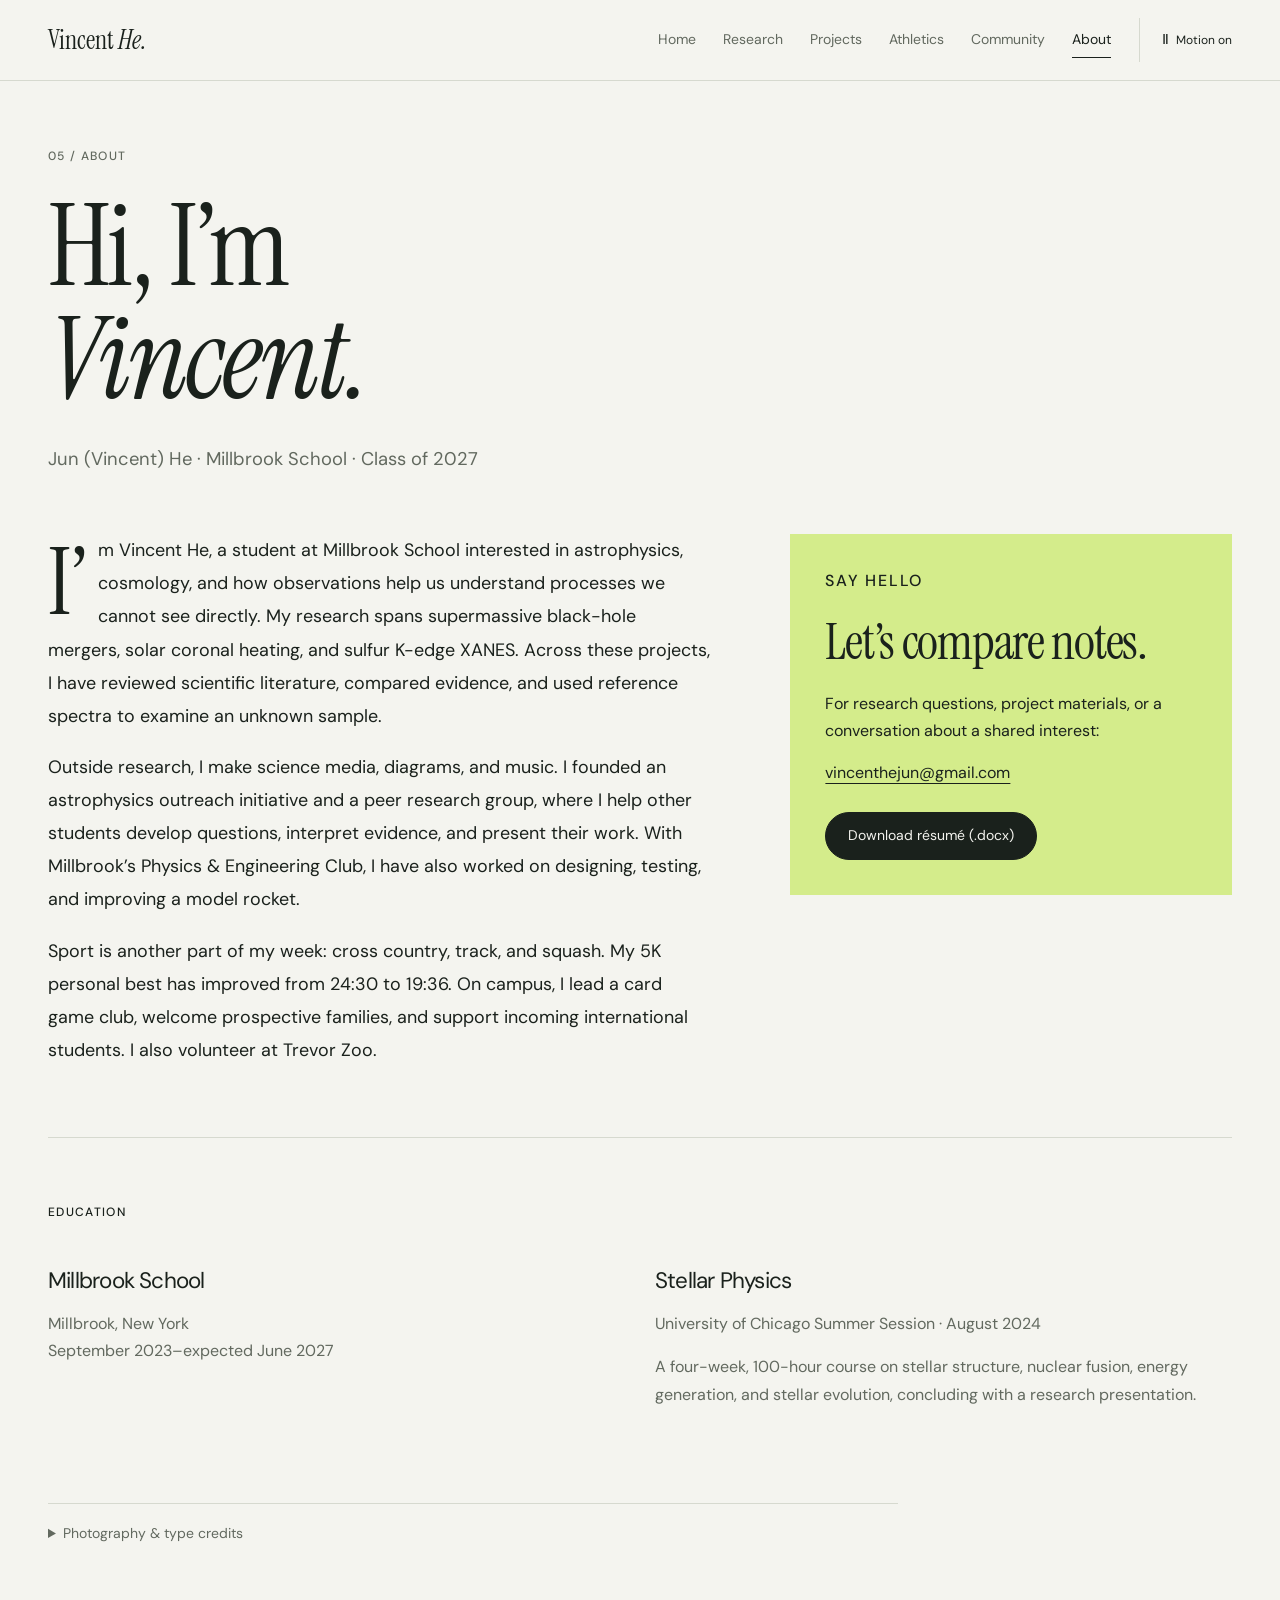
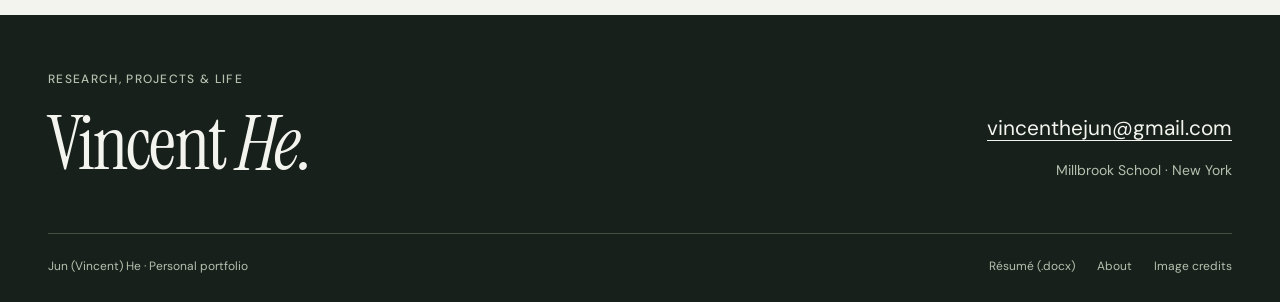
<file: about.html>
<!doctype html>
<html lang="en"><head><meta charset="utf-8"><link rel="canonical" href="https://yuhuiwang0801.github.io/vincent-he-website/about.html"><meta property="og:url" content="https://yuhuiwang0801.github.io/vincent-he-website/about.html"><meta name="viewport" content="width=device-width,initial-scale=1"><meta name="referrer" content="strict-origin-when-cross-origin"><title>About — Vincent He</title><meta name="description" content="Meet Jun (Vincent) He, a Millbrook student working across research, science media, music, athletics, and community."><meta name="theme-color" content="#17201b"><meta property="og:type" content="website"><meta property="og:title" content="About — Vincent He"><meta property="og:description" content="Meet Jun (Vincent) He, a Millbrook student working across research, science media, music, athletics, and community."><meta name="twitter:card" content="summary"><meta name="twitter:title" content="About — Vincent He"><meta name="twitter:description" content="Meet Jun (Vincent) He, a Millbrook student working across research, science media, music, athletics, and community."><link rel="icon" type="image/svg+xml" href="data:image/svg+xml,%3Csvg xmlns='http://www.w3.org/2000/svg' viewBox='0 0 32 32'%3E%3Crect width='32' height='32' fill='%2317201b'/%3E%3Cpath d='M7 8l9 17 9-17h-4l-5 10-5-10z' fill='%23fff'/%3E%3C/svg%3E"><link rel="stylesheet" href="assets/style.css?v=565037174444"><noscript><style>.nav{display:flex}.menu-toggle,.motion-toggle,.world-tabs,.pb-controls,.growth-replay,.process-tabs,.reference-tabs,.reference-hint,.work-rail,.gallery-toolbar,.video-play,.booklet-tabs,.diagnostic-tabs{display:none}.world-panel[hidden]{display:block!important;position:relative;min-height:440px}.world-panel:first-child{position:relative;min-height:440px}.world-stage{height:auto}.process-display [hidden],.reference-panels [hidden]{display:block!important}.reference-panel+.reference-panel{margin-top:20px}.work-panel[hidden],.booklet-pages [hidden],.weight-panels [hidden],.diagnostic-panels [hidden]{display:block!important}.work-panel+.work-panel{margin-top:30px}</style></noscript><script src="assets/main.js?v=88fb0fbd8e21" defer></script></head>
<body class="page-about"><a class="skip" href="#main">Skip to content</a><header class="site-header"><div class="wrap header-inner"><a class="brand" href="index.html" aria-label="Vincent He home">Vincent <span class="brand-mark">He.</span></a><nav id="navigation" class="nav" aria-label="Main navigation"><a href="index.html">Home</a><a href="research.html">Research</a><a href="projects.html">Projects</a><a href="athletics.html">Athletics</a><a href="community.html">Community</a><a href="about.html" aria-current="page">About</a></nav><div class="header-controls"><button class="motion-toggle" aria-pressed="true" aria-label="Motion"><span class="motion-icon" aria-hidden="true">Ⅱ</span>Motion on</button><button class="menu-toggle" aria-expanded="false" aria-controls="navigation">Menu</button></div></div><div class="scroll-progress" aria-hidden="true"></div></header>
<main id="main" class="wrap"><section class="page-hero"><p class="eyebrow">05 / About</p><h1>Hi, I’m<br><em>Vincent.</em></h1><p class="lead">Jun (Vincent) He · Millbrook School · Class of 2027</p></section>
<section class="about-layout"><div class="about-text"><p>I’m Vincent He, a student at Millbrook School interested in astrophysics, cosmology, and how observations help us understand processes we cannot see directly. My research spans supermassive black-hole mergers, solar coronal heating, and sulfur K-edge XANES. Across these projects, I have reviewed scientific literature, compared evidence, and used reference spectra to examine an unknown sample.</p><p>Outside research, I make science media, diagrams, and music. I founded an astrophysics outreach initiative and a peer research group, where I help other students develop questions, interpret evidence, and present their work. With Millbrook’s Physics &amp; Engineering Club, I have also worked on designing, testing, and improving a model rocket.</p><p>Sport is another part of my week: cross country, track, and squash. My 5K personal best has improved from 24:30 to 19:36. On campus, I lead a card game club, welcome prospective families, and support incoming international students. I also volunteer at Trevor Zoo.</p></div>
<aside class="about-aside"><p class="eyebrow">Say hello</p><h2>Let’s compare notes.</h2><p>For research questions, project materials, or a conversation about a shared interest:</p><p><a href="mailto:vincenthejun@gmail.com">vincenthejun@gmail.com</a></p><a class="pill dark" href="assets/vincent-he-resume.docx" download>Download résumé (.docx)</a></aside></section>
<section class="section"><p class="eyebrow">Education</p>
<div class="learning-grid">
<article><h3>Millbrook School</h3><p>Millbrook, New York<br>September 2023–expected June 2027</p></article>
<article><h3>Stellar Physics</h3><p>University of Chicago Summer Session · August 2024</p><p>A four-week, 100-hour course on stellar structure, nuclear fusion, energy generation, and stellar evolution, concluding with a research presentation.</p></article></div></section>

<section class="credits" id="image-credits"><details><summary>Photography &amp; type credits</summary><p>Solar imagery: <a href="https://svs.gsfc.nasa.gov/11095/" target="_blank" rel="noopener noreferrer">NASA/Goddard Space Flight Center</a>, from the Solar Dynamics Observatory, August 31, 2012. The orange image shows extreme-ultraviolet observations; it is not an image from my own research.</p><p>Forest trail: <a href="https://unsplash.com/photos/gray-pathway-in-the-middle-of-forest-during-daytime-Fn4SxCkukJE" target="_blank" rel="noopener noreferrer">Cole Freeman / Unsplash</a>. Synthesizer: <a href="https://unsplash.com/photos/a-close-up-of-a-keyboard-TUolGFtnVTw" target="_blank" rel="noopener noreferrer">Oskar Kadaksoo / Unsplash</a>. These photographs illustrate interests; they do not document my training location or equipment.</p><p>Instrument Serif and DM Sans, distributed under the SIL Open Font License.</p><p>Research previews reproduce the portfolio and manuscripts supplied by Jun (Vincent) He. The XANES plot is Figure 3 of the supplied paper; the solar evidence guide summarizes its tables. Film covers and video playback come from the <a href="https://www.youtube.com/@astrophysics-r5o" target="_blank" rel="noopener noreferrer">Nebula Mind YouTube channel</a>.</p></details></section>
</main><footer class="site-footer"><div class="wrap"><div class="footer-main"><div><p class="eyebrow">Research, projects &amp; life</p><h2>Vincent <em>He.</em></h2></div><div class="footer-contact"><a href="mailto:vincenthejun@gmail.com">vincenthejun@gmail.com</a><p>Millbrook School · New York</p></div></div><div class="footer-inner"><span>Jun (Vincent) He · Personal portfolio</span><div class="footer-links"><a href="assets/vincent-he-resume.docx" download>Résumé (.docx)</a><a href="about.html">About</a><a href="about.html#image-credits">Image credits</a></div></div></div></footer></body></html>
</file>
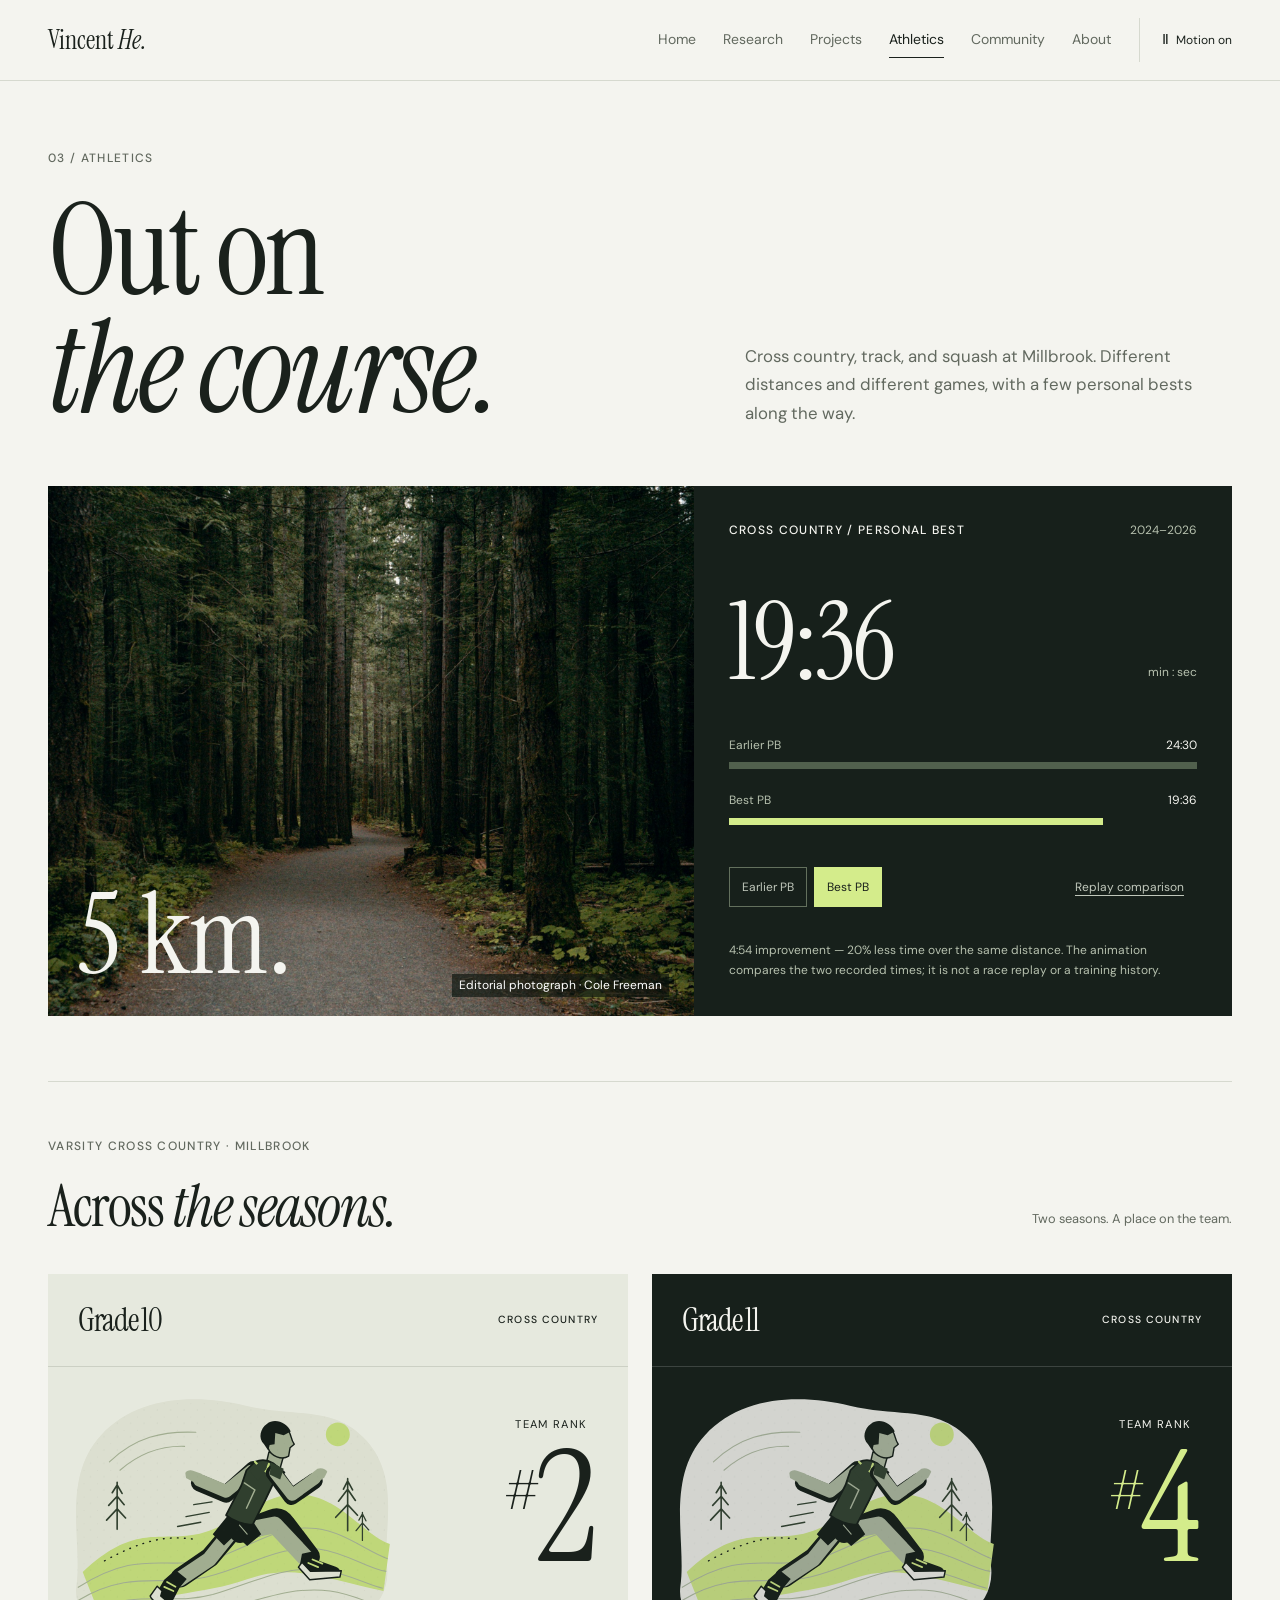
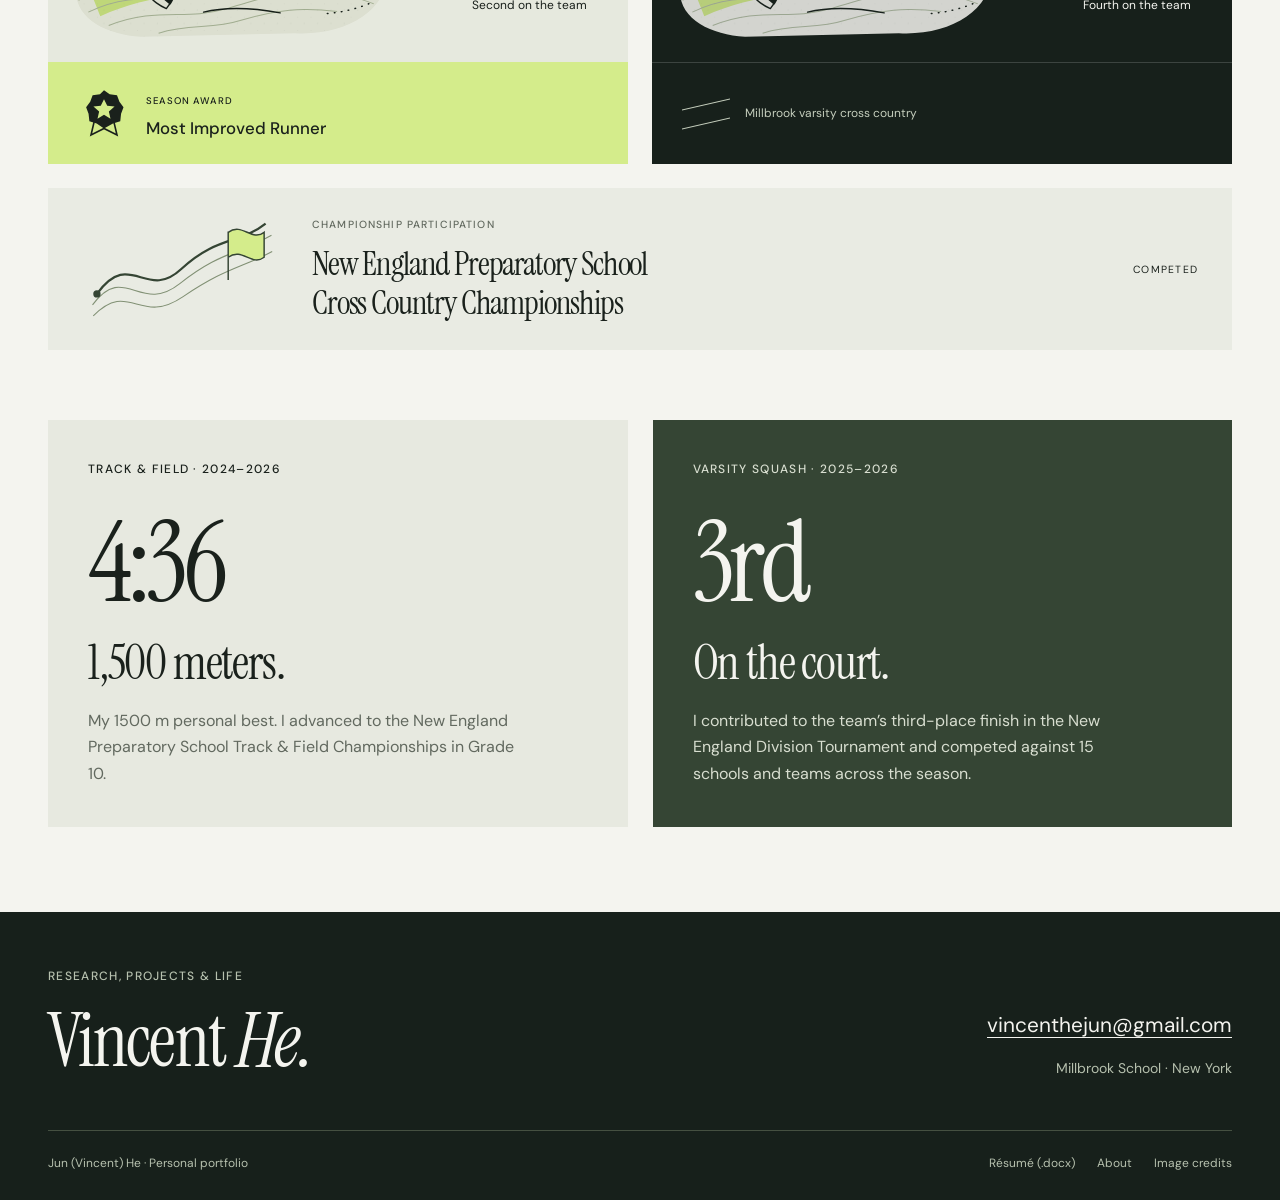
<file: athletics.html>
<!doctype html>
<html lang="en"><head><meta charset="utf-8"><link rel="canonical" href="https://yuhuiwang0801.github.io/vincent-he-website/athletics.html"><meta property="og:url" content="https://yuhuiwang0801.github.io/vincent-he-website/athletics.html"><meta name="viewport" content="width=device-width,initial-scale=1"><meta name="referrer" content="strict-origin-when-cross-origin"><title>Athletics — Vincent He</title><meta name="description" content="Cross country, track, and varsity squash: Vincent He’s personal bests, team contributions, and seasons of competition."><meta name="theme-color" content="#17201b"><meta property="og:type" content="website"><meta property="og:title" content="Athletics — Vincent He"><meta property="og:description" content="Cross country, track, and varsity squash: Vincent He’s personal bests, team contributions, and seasons of competition."><meta name="twitter:card" content="summary"><meta name="twitter:title" content="Athletics — Vincent He"><meta name="twitter:description" content="Cross country, track, and varsity squash: Vincent He’s personal bests, team contributions, and seasons of competition."><link rel="icon" type="image/svg+xml" href="data:image/svg+xml,%3Csvg xmlns='http://www.w3.org/2000/svg' viewBox='0 0 32 32'%3E%3Crect width='32' height='32' fill='%2317201b'/%3E%3Cpath d='M7 8l9 17 9-17h-4l-5 10-5-10z' fill='%23fff'/%3E%3C/svg%3E"><link rel="stylesheet" href="assets/style.css?v=565037174444"><noscript><style>.nav{display:flex}.menu-toggle,.motion-toggle,.world-tabs,.pb-controls,.growth-replay,.process-tabs,.reference-tabs,.reference-hint,.work-rail,.gallery-toolbar,.video-play,.booklet-tabs,.diagnostic-tabs{display:none}.world-panel[hidden]{display:block!important;position:relative;min-height:440px}.world-panel:first-child{position:relative;min-height:440px}.world-stage{height:auto}.process-display [hidden],.reference-panels [hidden]{display:block!important}.reference-panel+.reference-panel{margin-top:20px}.work-panel[hidden],.booklet-pages [hidden],.weight-panels [hidden],.diagnostic-panels [hidden]{display:block!important}.work-panel+.work-panel{margin-top:30px}</style></noscript><script src="assets/main.js?v=88fb0fbd8e21" defer></script></head>
<body class="page-athletics"><a class="skip" href="#main">Skip to content</a><header class="site-header"><div class="wrap header-inner"><a class="brand" href="index.html" aria-label="Vincent He home">Vincent <span class="brand-mark">He.</span></a><nav id="navigation" class="nav" aria-label="Main navigation"><a href="index.html">Home</a><a href="research.html">Research</a><a href="projects.html">Projects</a><a href="athletics.html" aria-current="page">Athletics</a><a href="community.html">Community</a><a href="about.html">About</a></nav><div class="header-controls"><button class="motion-toggle" aria-pressed="true" aria-label="Motion"><span class="motion-icon" aria-hidden="true">Ⅱ</span>Motion on</button><button class="menu-toggle" aria-expanded="false" aria-controls="navigation">Menu</button></div></div><div class="scroll-progress" aria-hidden="true"></div></header>
<main id="main" class="wrap"><section class="page-intro"><div><p class="eyebrow">03 / Athletics</p><h1>Out on<br><em>the course.</em></h1></div><p class="lead">Cross country, track, and squash at Millbrook. Different distances and different games, with a few personal bests along the way.</p></section>
<section class="athletics-lead" id="cross-country"><div class="trail-frame"><img src="assets/images/trail.jpg" alt="An empty forest trail. Editorial photograph, not a documented training location." width="2400" height="1500"><span>5 km.</span><a class="image-credit" href="https://unsplash.com/photos/gray-pathway-in-the-middle-of-forest-during-daytime-Fn4SxCkukJE" target="_blank" rel="noopener noreferrer">Editorial photograph · Cole Freeman</a></div><article class="pb-card" data-pb><div class="feature-top"><p class="eyebrow">Cross country / Personal best</p><span class="tiny-tag">2024–2026</span></div><div class="pb-display"><span data-pb-time>19:36</span><span class="pb-unit">min : sec</span></div><div class="pb-bars"><div><span>Earlier PB <b>24:30</b></span><i style="--length:100%"></i></div><div><span>Best PB <b>19:36</b></span><i style="--length:80%"></i></div></div><div class="pb-controls" role="group" aria-label="Compare 5K personal bests"><button data-pb-select="earlier" aria-pressed="false">Earlier PB</button><button data-pb-select="best" aria-pressed="true">Best PB</button><button data-pb-replay>Replay comparison</button></div><p class="pb-caption">4:54 improvement — 20% less time over the same distance. The animation compares the two recorded times; it is not a race replay or a training history.</p></article></section>
<section class="season-section" id="seasons" aria-labelledby="seasons-title">
  <div class="collection-heading"><div><p class="eyebrow">Varsity cross country · Millbrook</p><h2 id="seasons-title">Across <em>the seasons.</em></h2></div><span class="season-key">Two seasons. A place on the team.</span></div>
  <div class="season-grid">
    <article class="season-card" data-reveal>
      <div class="season-top"><h3>Grade 10</h3><span class="eyebrow">Cross country</span></div>
      <div class="season-picture"><img src="assets/illustrations/cross-country.svg" alt="" width="520" height="420" loading="lazy"><div class="season-rank"><span>Team rank</span><strong><small>#</small>2</strong><span>Second on the team</span></div></div>
      <div class="season-award"><svg viewBox="0 0 64 64" aria-hidden="true"><path d="m21 38-5 21 16-8 16 8-5-21" fill="none" stroke="currentColor" stroke-width="2"/><path d="m32 4 7 5 9 1 3 8 5 7-3 8-1 9-9 3-11 6-9-6-9-3-1-9-3-8 5-7 3-8 9-1Z" fill="currentColor"/><path d="m32 15 4 8 9 1-7 6 2 9-8-5-8 5 2-9-7-6 9-1Z" fill="#d4ec8b"/></svg><div><span class="eyebrow">Season award</span><h4>Most Improved Runner</h4></div></div>
    </article>
    <article class="season-card season-card-dark" data-reveal>
      <div class="season-top"><h3>Grade 11</h3><span class="eyebrow">Cross country</span></div>
      <div class="season-picture"><img src="assets/illustrations/cross-country.svg" alt="" width="520" height="420" loading="lazy"><div class="season-rank"><span>Team rank</span><strong><small>#</small>4</strong><span>Fourth on the team</span></div></div>
      <div class="season-signoff"><span class="course-line" aria-hidden="true"></span><span>Millbrook varsity cross country</span></div>
    </article>
  </div>
  <div class="championship-banner" data-reveal>
    <svg class="championship-art" viewBox="0 0 250 150" aria-hidden="true"><path d="M3 124c43-59 65 14 119-29s79-40 125-66M4 139c49-50 63 14 122-26s79-39 122-62" fill="none" stroke="#829175" stroke-width="1.5"/><path class="championship-route" d="M9 109c45-63 67 11 115-34S204 41 239 13" fill="none" stroke="#354534" stroke-width="3" pathLength="1"/><circle cx="9" cy="109" r="5" fill="#354534"/><path d="M188 90V24m0 1c19-14 32 13 49 0v34c-17 13-30-14-49 0" fill="#d4ec8b" stroke="#354534" stroke-width="2"/></svg>
    <div><p class="eyebrow">Championship participation</p><h3>New England Preparatory School<br>Cross Country Championships</h3></div><span class="championship-label">Competed</span>
  </div>
</section>
<section class="athletic-footer" aria-label="Track and squash"><article class="athletic-tile" id="track" data-reveal><p class="eyebrow">Track &amp; field · 2024–2026</p><div class="stat-number">4:36</div><h2>1,500 meters.</h2><p>My 1500 m personal best. I advanced to the New England Preparatory School Track &amp; Field Championships in Grade 10.</p></article><article class="athletic-tile" id="squash" data-reveal><p class="eyebrow">Varsity squash · 2025–2026</p><div class="stat-number">3rd</div><h2>On the court.</h2><p>I contributed to the team’s third-place finish in the New England Division Tournament and competed against 15 schools and teams across the season.</p></article></section>
</main><footer class="site-footer"><div class="wrap"><div class="footer-main"><div><p class="eyebrow">Research, projects &amp; life</p><h2>Vincent <em>He.</em></h2></div><div class="footer-contact"><a href="mailto:vincenthejun@gmail.com">vincenthejun@gmail.com</a><p>Millbrook School · New York</p></div></div><div class="footer-inner"><span>Jun (Vincent) He · Personal portfolio</span><div class="footer-links"><a href="assets/vincent-he-resume.docx" download>Résumé (.docx)</a><a href="about.html">About</a><a href="about.html#image-credits">Image credits</a></div></div></div></footer></body></html>
</file>
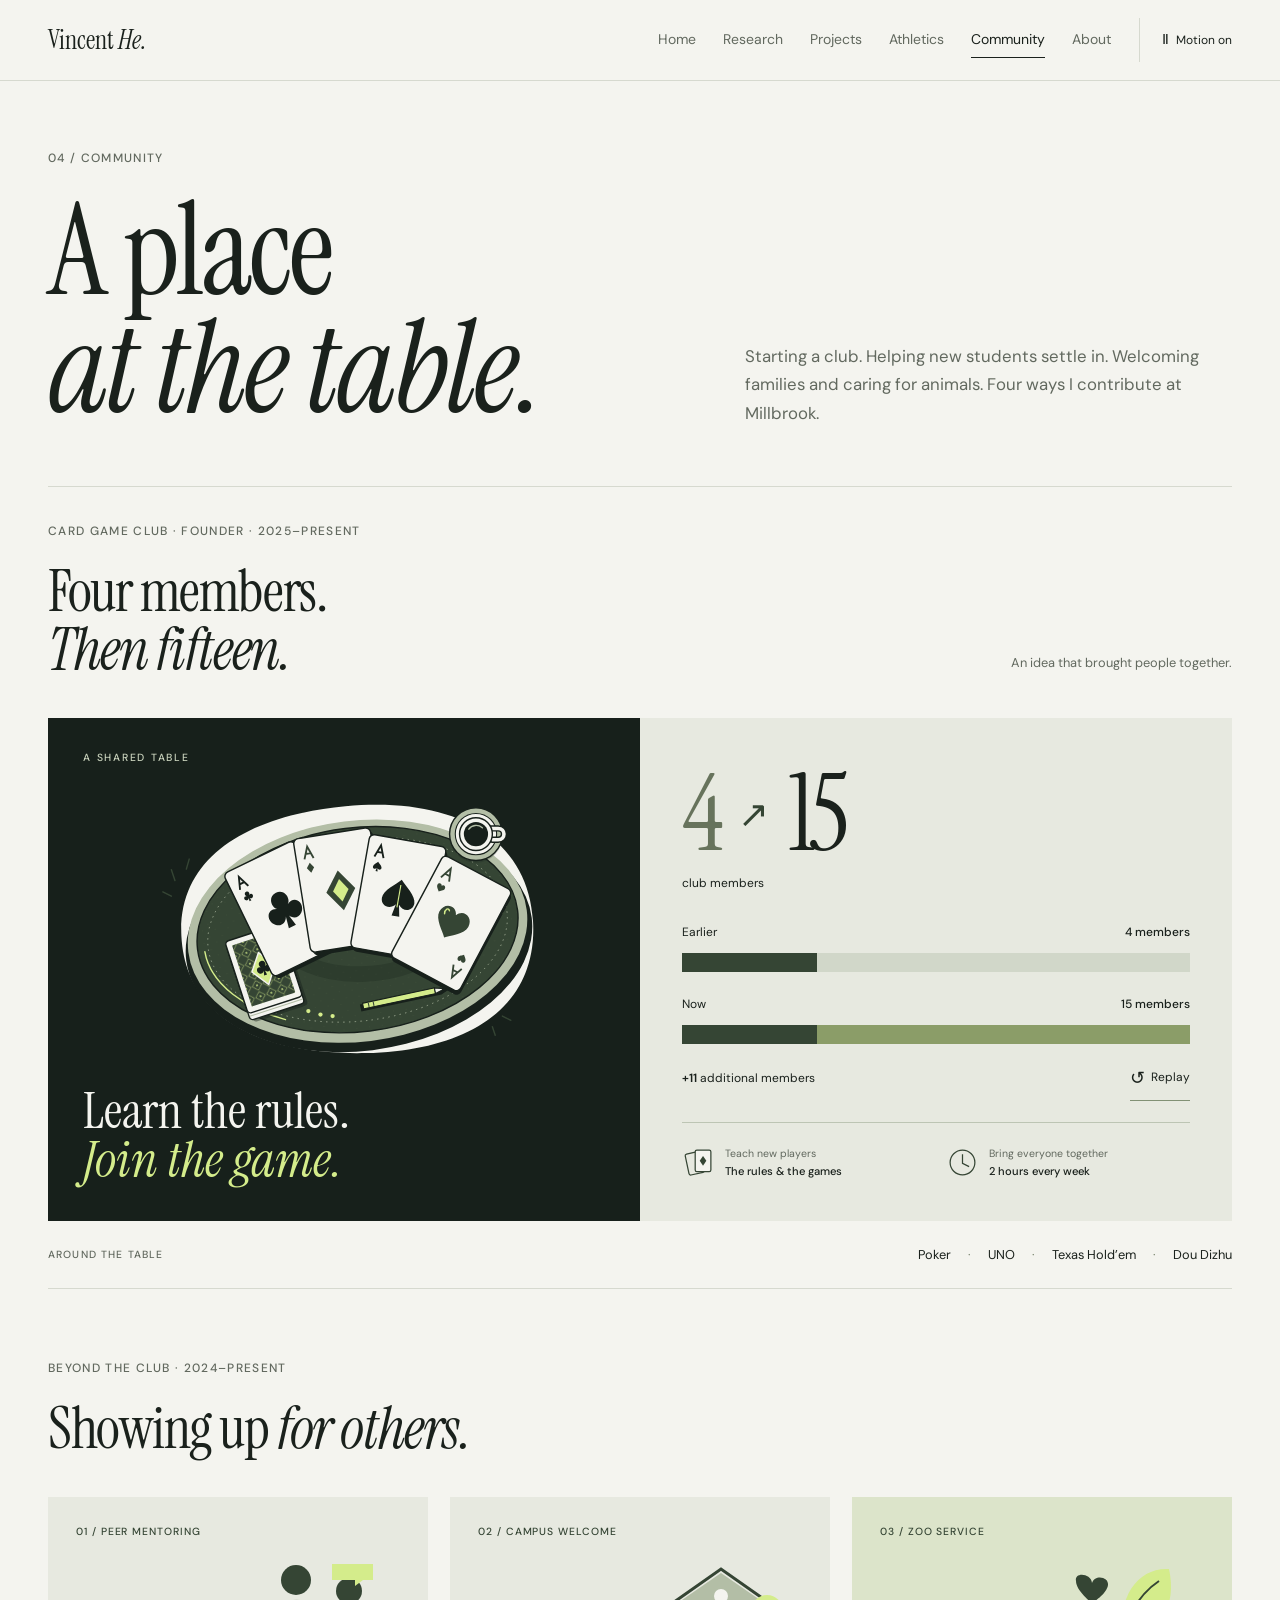
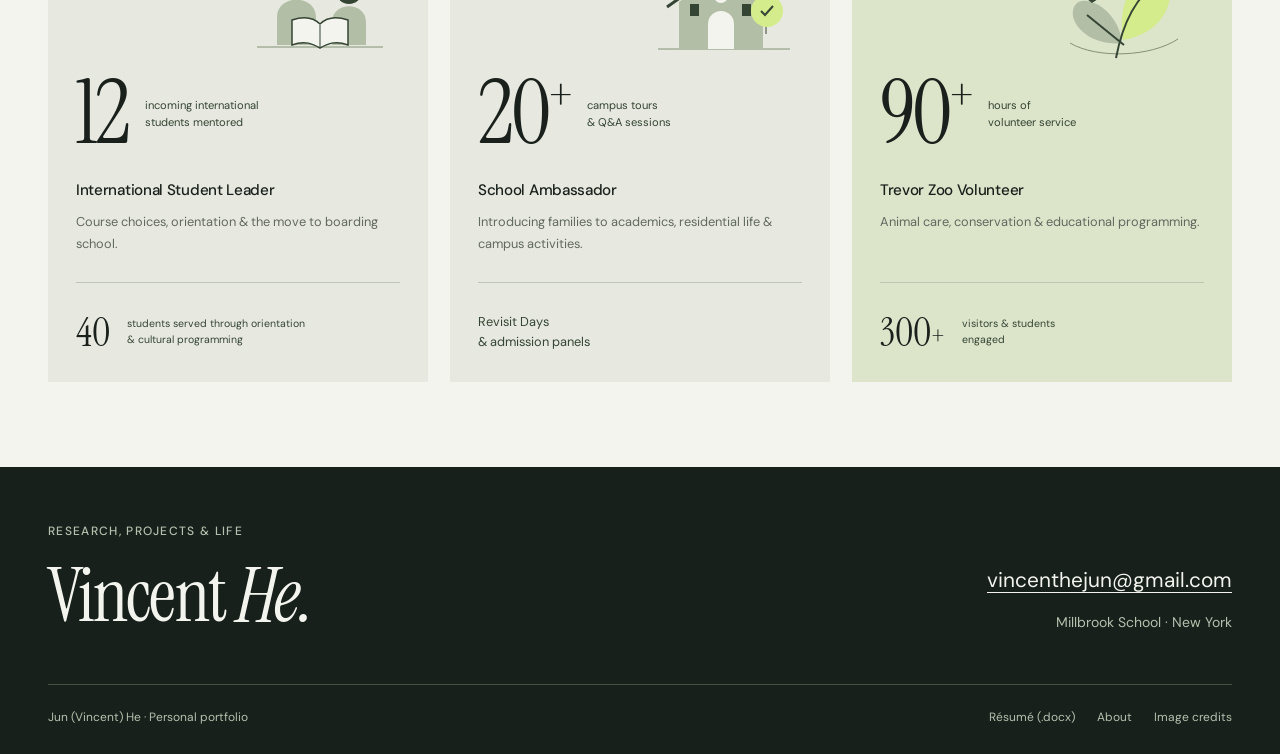
<file: community.html>
<!doctype html>
<html lang="en"><head><meta charset="utf-8"><link rel="canonical" href="https://yuhuiwang0801.github.io/vincent-he-website/community.html"><meta property="og:url" content="https://yuhuiwang0801.github.io/vincent-he-website/community.html"><meta name="viewport" content="width=device-width,initial-scale=1"><meta name="referrer" content="strict-origin-when-cross-origin"><title>Community — Vincent He</title><meta name="description" content="Card games, international student mentoring, campus tours, and volunteering at Trevor Zoo."><meta name="theme-color" content="#17201b"><meta property="og:type" content="website"><meta property="og:title" content="Community — Vincent He"><meta property="og:description" content="Card games, international student mentoring, campus tours, and volunteering at Trevor Zoo."><meta name="twitter:card" content="summary"><meta name="twitter:title" content="Community — Vincent He"><meta name="twitter:description" content="Card games, international student mentoring, campus tours, and volunteering at Trevor Zoo."><link rel="icon" type="image/svg+xml" href="data:image/svg+xml,%3Csvg xmlns='http://www.w3.org/2000/svg' viewBox='0 0 32 32'%3E%3Crect width='32' height='32' fill='%2317201b'/%3E%3Cpath d='M7 8l9 17 9-17h-4l-5 10-5-10z' fill='%23fff'/%3E%3C/svg%3E"><link rel="stylesheet" href="assets/style.css?v=565037174444"><noscript><style>.nav{display:flex}.menu-toggle,.motion-toggle,.world-tabs,.pb-controls,.growth-replay,.process-tabs,.reference-tabs,.reference-hint,.work-rail,.gallery-toolbar,.video-play,.booklet-tabs,.diagnostic-tabs{display:none}.world-panel[hidden]{display:block!important;position:relative;min-height:440px}.world-panel:first-child{position:relative;min-height:440px}.world-stage{height:auto}.process-display [hidden],.reference-panels [hidden]{display:block!important}.reference-panel+.reference-panel{margin-top:20px}.work-panel[hidden],.booklet-pages [hidden],.weight-panels [hidden],.diagnostic-panels [hidden]{display:block!important}.work-panel+.work-panel{margin-top:30px}</style></noscript><script src="assets/main.js?v=88fb0fbd8e21" defer></script></head>
<body class="page-community"><a class="skip" href="#main">Skip to content</a><header class="site-header"><div class="wrap header-inner"><a class="brand" href="index.html" aria-label="Vincent He home">Vincent <span class="brand-mark">He.</span></a><nav id="navigation" class="nav" aria-label="Main navigation"><a href="index.html">Home</a><a href="research.html">Research</a><a href="projects.html">Projects</a><a href="athletics.html">Athletics</a><a href="community.html" aria-current="page">Community</a><a href="about.html">About</a></nav><div class="header-controls"><button class="motion-toggle" aria-pressed="true" aria-label="Motion"><span class="motion-icon" aria-hidden="true">Ⅱ</span>Motion on</button><button class="menu-toggle" aria-expanded="false" aria-controls="navigation">Menu</button></div></div><div class="scroll-progress" aria-hidden="true"></div></header>
<main id="main" class="wrap"><section class="page-intro"><div><p class="eyebrow">04 / Community</p><h1>A place<br><em>at the table.</em></h1></div><p class="lead">Starting a club. Helping new students settle in. Welcoming families and caring for animals. Four ways I contribute at Millbrook.</p></section>
<section class="club-feature" id="card-club" aria-labelledby="club-title">
  <div class="collection-heading"><div><p class="eyebrow">Card Game Club · Founder · 2025–present</p><h2 id="club-title">Four members.<br><em>Then fifteen.</em></h2></div><span class="season-key">An idea that brought people together.</span></div>
  <div class="club-story" data-reveal data-growth>
    <div class="club-illustration"><span class="eyebrow">A shared table</span><img src="assets/illustrations/card-table.svg" alt="Illustration of playing cards around a table." width="600" height="420"><p>Learn the rules.<br><em>Join the game.</em></p></div>
    <div class="club-evidence">
      <div class="club-growth-total"><span>4</span><span class="growth-arrow" aria-hidden="true">↗</span><span class="sr-only">to</span><strong>15</strong><span class="growth-unit">club members</span></div>
      <div class="growth-chart" role="img" aria-label="Club membership grew from 4 to 15, an increase of 11 members.">
        <div class="growth-row"><div><span>Earlier</span><strong>4 members</strong></div><div class="growth-track"><i class="growth-fill" style="--growth:26.6667%"></i></div></div>
        <div class="growth-row"><div><span>Now</span><strong>15 members</strong></div><div class="growth-track"><i class="growth-fill growth-fill-now" style="--growth:100%"></i></div></div>
      </div>
      <div class="growth-caption"><span><b>+11</b> additional members</span><button type="button" class="growth-replay" data-growth-replay aria-label="Replay club growth comparison"><span aria-hidden="true">↺</span> Replay</button></div>
      <div class="club-practices"><div><svg viewBox="0 0 40 40" aria-hidden="true"><rect x="6" y="8" width="19" height="26" rx="2" fill="none" stroke="currentColor" stroke-width="1.5" transform="rotate(-12 15 21)"/><rect x="16" y="5" width="19" height="26" rx="2" fill="#f4f4ef" stroke="currentColor" stroke-width="1.5"/><path d="m25.5 12 4 6-4 6-4-6Z" fill="currentColor"/></svg><span>Teach new players<br><strong>The rules &amp; the games</strong></span></div><div><svg viewBox="0 0 40 40" aria-hidden="true"><circle cx="20" cy="20" r="15" fill="none" stroke="currentColor" stroke-width="1.5"/><path d="M20 10v11l8 4" fill="none" stroke="currentColor" stroke-width="1.5"/></svg><span>Bring everyone together<br><strong>2 hours every week</strong></span></div></div>
    </div>
  </div>
  <div class="club-games"><span class="eyebrow">Around the table</span><p>Poker <span>·</span> UNO <span>·</span> Texas Hold’em <span>·</span> Dou Dizhu</p></div>
</section>
<section class="service-section" aria-labelledby="service-title">
  <div class="collection-heading"><div><p class="eyebrow">Beyond the club · 2024–present</p><h2 id="service-title">Showing up <em>for others.</em></h2></div></div>
  <div class="service-grid">
    <article class="service-card" id="student-leader" data-reveal>
      <div class="service-card-top"><span class="eyebrow">01 / Peer mentoring</span><svg viewBox="0 0 160 120" aria-hidden="true"><path d="M17 98h126" stroke="#829175"/><path d="M37 96V68c0-23 39-23 39 0v28M92 96V73c0-21 34-21 34 0v23" fill="#b3bea6"/><circle cx="56" cy="31" r="15" fill="#354534"/><circle cx="109" cy="42" r="13" fill="#354534"/><path d="M52 71c15-5 23-1 28 4 5-5 13-9 28-4v25c-13-5-21-1-28 3-7-4-15-8-28-3Z" fill="#f4f4ef" stroke="#354534" stroke-width="1.5"/><path d="M80 76v23" stroke="#354534"/><path d="M92 15h41v16h-10l-8 6v-6H92Z" fill="#d4ec8b"/></svg></div>
      <div class="service-metric"><strong>12</strong><span>incoming international<br>students mentored</span></div>
      <h3>International Student Leader</h3><p>Course choices, orientation &amp; the move to boarding school.</p>
      <div class="service-secondary"><strong>40</strong><span>students served through orientation<br>&amp; cultural programming</span></div>
    </article>
    <article class="service-card" id="school-ambassador" data-reveal>
      <div class="service-card-top"><span class="eyebrow">02 / Campus welcome</span><svg viewBox="0 0 160 120" aria-hidden="true"><path d="M16 100h132" stroke="#829175"/><path d="M37 100V53l42-29 42 29v47" fill="#b3bea6"/><path d="M25 58 79 20l54 38" fill="none" stroke="#354534" stroke-width="3"/><path d="M66 100V75a13 13 0 0 1 26 0v25" fill="#f4f4ef"/><path d="M48 55h9v12h-9zM100 55h9v12h-9z" fill="#354534"/><circle cx="79" cy="47" r="7" fill="#f4f4ef"/><path d="M124 85v-9" stroke="#354534"/><circle cx="125" cy="62" r="16" fill="#d4ec8b"/><path d="m119 62 4 4 8-9" fill="none" stroke="#354534" stroke-width="2"/></svg></div>
      <div class="service-metric"><strong>20<span>+</span></strong><span>campus tours<br>&amp; Q&amp;A sessions</span></div>
      <h3>School Ambassador</h3><p>Introducing families to academics, residential life &amp; campus activities.</p>
      <div class="service-secondary service-secondary-text"><span>Revisit Days<br>&amp; admission panels</span></div>
    </article>
    <article class="service-card service-card-green" id="trevor-zoo" data-reveal>
      <div class="service-card-top"><span class="eyebrow">03 / Zoo service</span><svg viewBox="0 0 160 120" aria-hidden="true"><path d="M26 94c27 16 81 14 108-4" fill="none" stroke="#829175"/><path d="M78 94c-3-33-36-50-46-39-12 14 10 43 46 39" fill="#b3bea6"/><path d="M79 91c-7-44 16-73 46-71 8 37-8 64-46 71" fill="#d4ec8b"/><path d="M72 109c8-42 25-65 43-77M80 96 43 66" fill="none" stroke="#354534" stroke-width="2"/><path d="M32 32c-2-9 15-8 16 2 3-9 17-6 16 2-1 9-16 18-16 18S32 42 32 32" fill="#354534"/></svg></div>
      <div class="service-metric"><strong>90<span>+</span></strong><span>hours of<br>volunteer service</span></div>
      <h3>Trevor Zoo Volunteer</h3><p>Animal care, conservation &amp; educational programming.</p>
      <div class="service-secondary"><strong>300<span>+</span></strong><span>visitors &amp; students<br>engaged</span></div>
    </article>
  </div>
</section>
</main><footer class="site-footer"><div class="wrap"><div class="footer-main"><div><p class="eyebrow">Research, projects &amp; life</p><h2>Vincent <em>He.</em></h2></div><div class="footer-contact"><a href="mailto:vincenthejun@gmail.com">vincenthejun@gmail.com</a><p>Millbrook School · New York</p></div></div><div class="footer-inner"><span>Jun (Vincent) He · Personal portfolio</span><div class="footer-links"><a href="assets/vincent-he-resume.docx" download>Résumé (.docx)</a><a href="about.html">About</a><a href="about.html#image-credits">Image credits</a></div></div></div></footer></body></html>
</file>
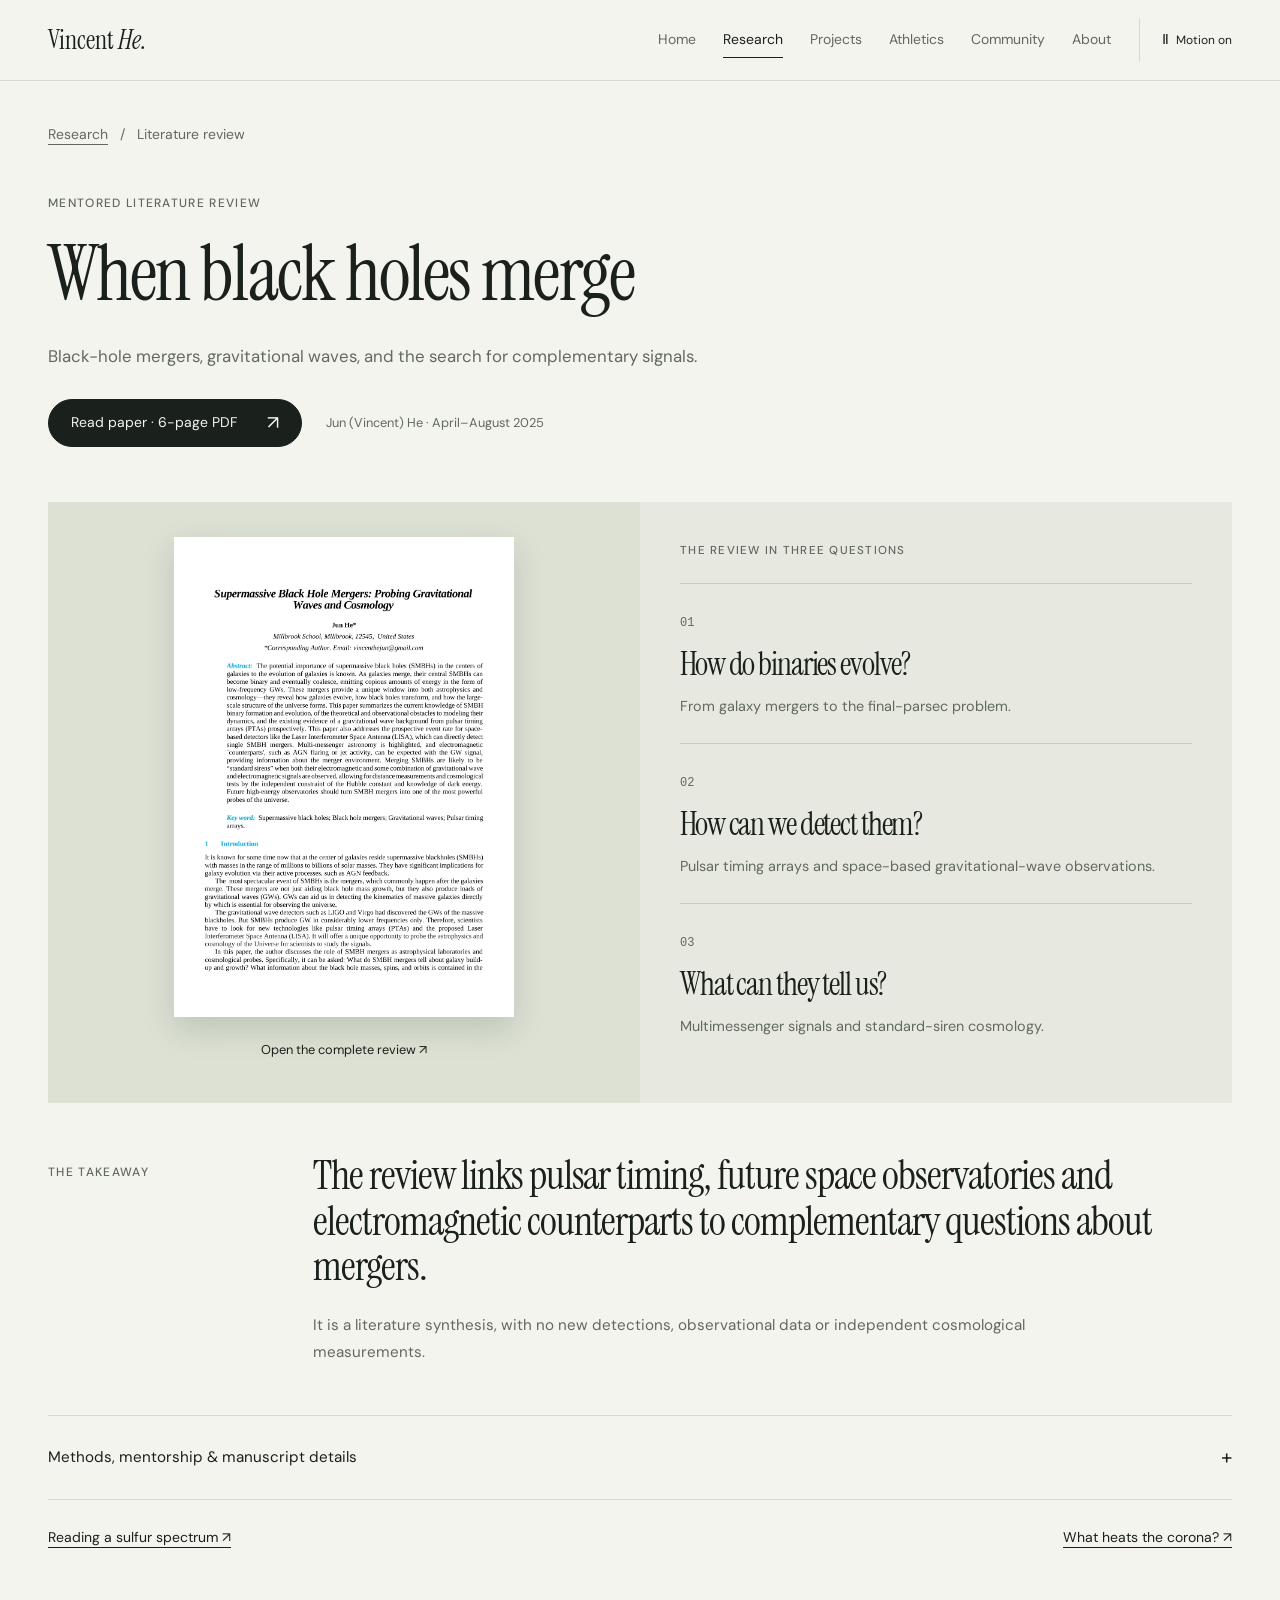
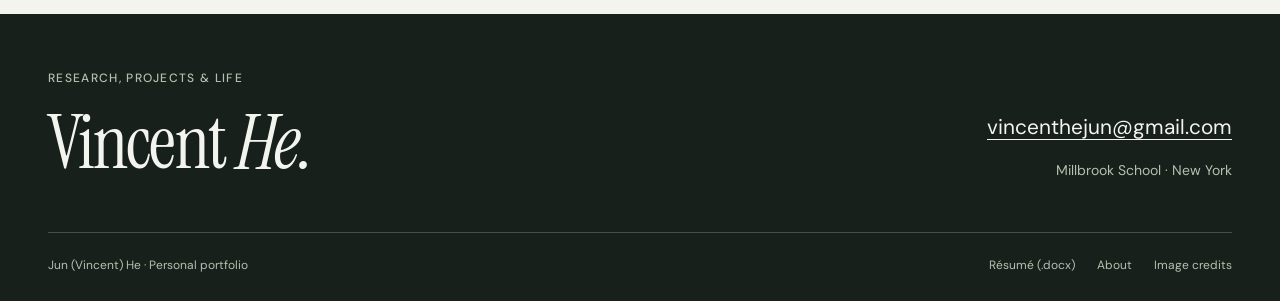
<file: research-black-holes.html>
<!doctype html>
<html lang="en"><head><meta charset="utf-8"><link rel="canonical" href="https://yuhuiwang0801.github.io/vincent-he-website/research-black-holes.html"><meta property="og:url" content="https://yuhuiwang0801.github.io/vincent-he-website/research-black-holes.html"><meta name="viewport" content="width=device-width,initial-scale=1"><meta name="referrer" content="strict-origin-when-cross-origin"><title>Supermassive Black Hole Mergers: Probing Gravitational Waves and Cosmology — Vincent He</title><meta name="description" content="Black-hole mergers, gravitational waves, and the search for complementary signals."><meta name="theme-color" content="#17201b"><meta property="og:type" content="website"><meta property="og:title" content="Supermassive Black Hole Mergers: Probing Gravitational Waves and Cosmology — Vincent He"><meta property="og:description" content="Black-hole mergers, gravitational waves, and the search for complementary signals."><meta name="twitter:card" content="summary"><meta name="twitter:title" content="Supermassive Black Hole Mergers: Probing Gravitational Waves and Cosmology — Vincent He"><meta name="twitter:description" content="Black-hole mergers, gravitational waves, and the search for complementary signals."><link rel="icon" type="image/svg+xml" href="data:image/svg+xml,%3Csvg xmlns='http://www.w3.org/2000/svg' viewBox='0 0 32 32'%3E%3Crect width='32' height='32' fill='%2317201b'/%3E%3Cpath d='M7 8l9 17 9-17h-4l-5 10-5-10z' fill='%23fff'/%3E%3C/svg%3E"><link rel="stylesheet" href="assets/style.css?v=565037174444"><noscript><style>.nav{display:flex}.menu-toggle,.motion-toggle,.world-tabs,.pb-controls,.growth-replay,.process-tabs,.reference-tabs,.reference-hint,.work-rail,.gallery-toolbar,.video-play,.booklet-tabs,.diagnostic-tabs{display:none}.world-panel[hidden]{display:block!important;position:relative;min-height:440px}.world-panel:first-child{position:relative;min-height:440px}.world-stage{height:auto}.process-display [hidden],.reference-panels [hidden]{display:block!important}.reference-panel+.reference-panel{margin-top:20px}.work-panel[hidden],.booklet-pages [hidden],.weight-panels [hidden],.diagnostic-panels [hidden]{display:block!important}.work-panel+.work-panel{margin-top:30px}</style></noscript><script src="assets/main.js?v=88fb0fbd8e21" defer></script></head>
<body class="page-research-black-holes"><a class="skip" href="#main">Skip to content</a><header class="site-header"><div class="wrap header-inner"><a class="brand" href="index.html" aria-label="Vincent He home">Vincent <span class="brand-mark">He.</span></a><nav id="navigation" class="nav" aria-label="Main navigation"><a href="index.html">Home</a><a href="research.html" aria-current="page">Research</a><a href="projects.html">Projects</a><a href="athletics.html">Athletics</a><a href="community.html">Community</a><a href="about.html">About</a></nav><div class="header-controls"><button class="motion-toggle" aria-pressed="true" aria-label="Motion"><span class="motion-icon" aria-hidden="true">Ⅱ</span>Motion on</button><button class="menu-toggle" aria-expanded="false" aria-controls="navigation">Menu</button></div></div><div class="scroll-progress" aria-hidden="true"></div></header>
<main id="main" class="wrap"><section class="detail-hero compact-detail"><div class="breadcrumbs"><a href="research.html">Research</a><span>/</span><span>Literature review</span></div><p class="eyebrow">Mentored literature review</p><h1>When black holes merge</h1><p class="lead">Black-hole mergers, gravitational waves, and the search for complementary signals.</p><div class="paper-topline"><a class="pill dark" href="assets/papers/black-holes.pdf" target="_blank" rel="noopener noreferrer">Read paper · 6-page PDF <span aria-hidden="true">↗</span></a><span>Jun (Vincent) He · April–August 2025</span></div></section><div class="blackhole-evidence"><a href="assets/papers/black-holes.pdf" target="_blank" rel="noopener noreferrer" class="manuscript-preview"><img src="assets/research/black-holes-paper.webp" alt="First page of Supermassive Black Hole Mergers by Jun He." loading="lazy"><span>Open the complete review ↗</span></a><div class="blackhole-outline"><p class="eyebrow">The review in three questions</p><ol><li><span>01</span><h3>How do binaries evolve?</h3><p>From galaxy mergers to the final-parsec problem.</p></li><li><span>02</span><h3>How can we detect them?</h3><p>Pulsar timing arrays and space-based gravitational-wave observations.</p></li><li><span>03</span><h3>What can they tell us?</h3><p>Multimessenger signals and standard-siren cosmology.</p></li></ol></div></div><section class="research-takeaway"><p class="eyebrow">The takeaway</p><div><h2>The review links pulsar timing, future space observatories and electromagnetic counterparts to complementary questions about mergers.</h2><p>It is a literature synthesis, with no new detections, observational data or independent cosmological measurements.</p></div></section><details class="research-background"><summary>Methods, mentorship &amp; manuscript details <span aria-hidden="true">+</span></summary><div class="background-grid"><div><h3>What I did</h3><ul><li>Review binary evolution and the final-parsec problem.</li><li>Compare the roles of pulsar timing arrays and future space observatories.</li><li>Explore gravitational-wave and electromagnetic signals as complementary cosmological tools.</li></ul></div><div><h3>The manuscript</h3><p>Supermassive Black Hole Mergers: Probing Gravitational Waves and Cosmology</p><p>Faculty mentor: Prof. Mark Vogelsberger · MIT Department of Physics</p><p>Accepted after double-blind peer review at the CONF-CIAP 2026 Symposium.</p><p class="figure-note">Reading PDF converted from the supplied Word manuscript; original wording and figures retained. Acceptance status is from the résumé.</p></div></div></details><nav class="next-links compact-next" aria-label="Other research"><a href="research-xanes.html">Reading a sulfur spectrum <span aria-hidden="true">↗</span></a><a href="research-solar.html">What heats the corona? <span aria-hidden="true">↗</span></a></nav></main><footer class="site-footer"><div class="wrap"><div class="footer-main"><div><p class="eyebrow">Research, projects &amp; life</p><h2>Vincent <em>He.</em></h2></div><div class="footer-contact"><a href="mailto:vincenthejun@gmail.com">vincenthejun@gmail.com</a><p>Millbrook School · New York</p></div></div><div class="footer-inner"><span>Jun (Vincent) He · Personal portfolio</span><div class="footer-links"><a href="assets/vincent-he-resume.docx" download>Résumé (.docx)</a><a href="about.html">About</a><a href="about.html#image-credits">Image credits</a></div></div></div></footer></body></html>
</file>
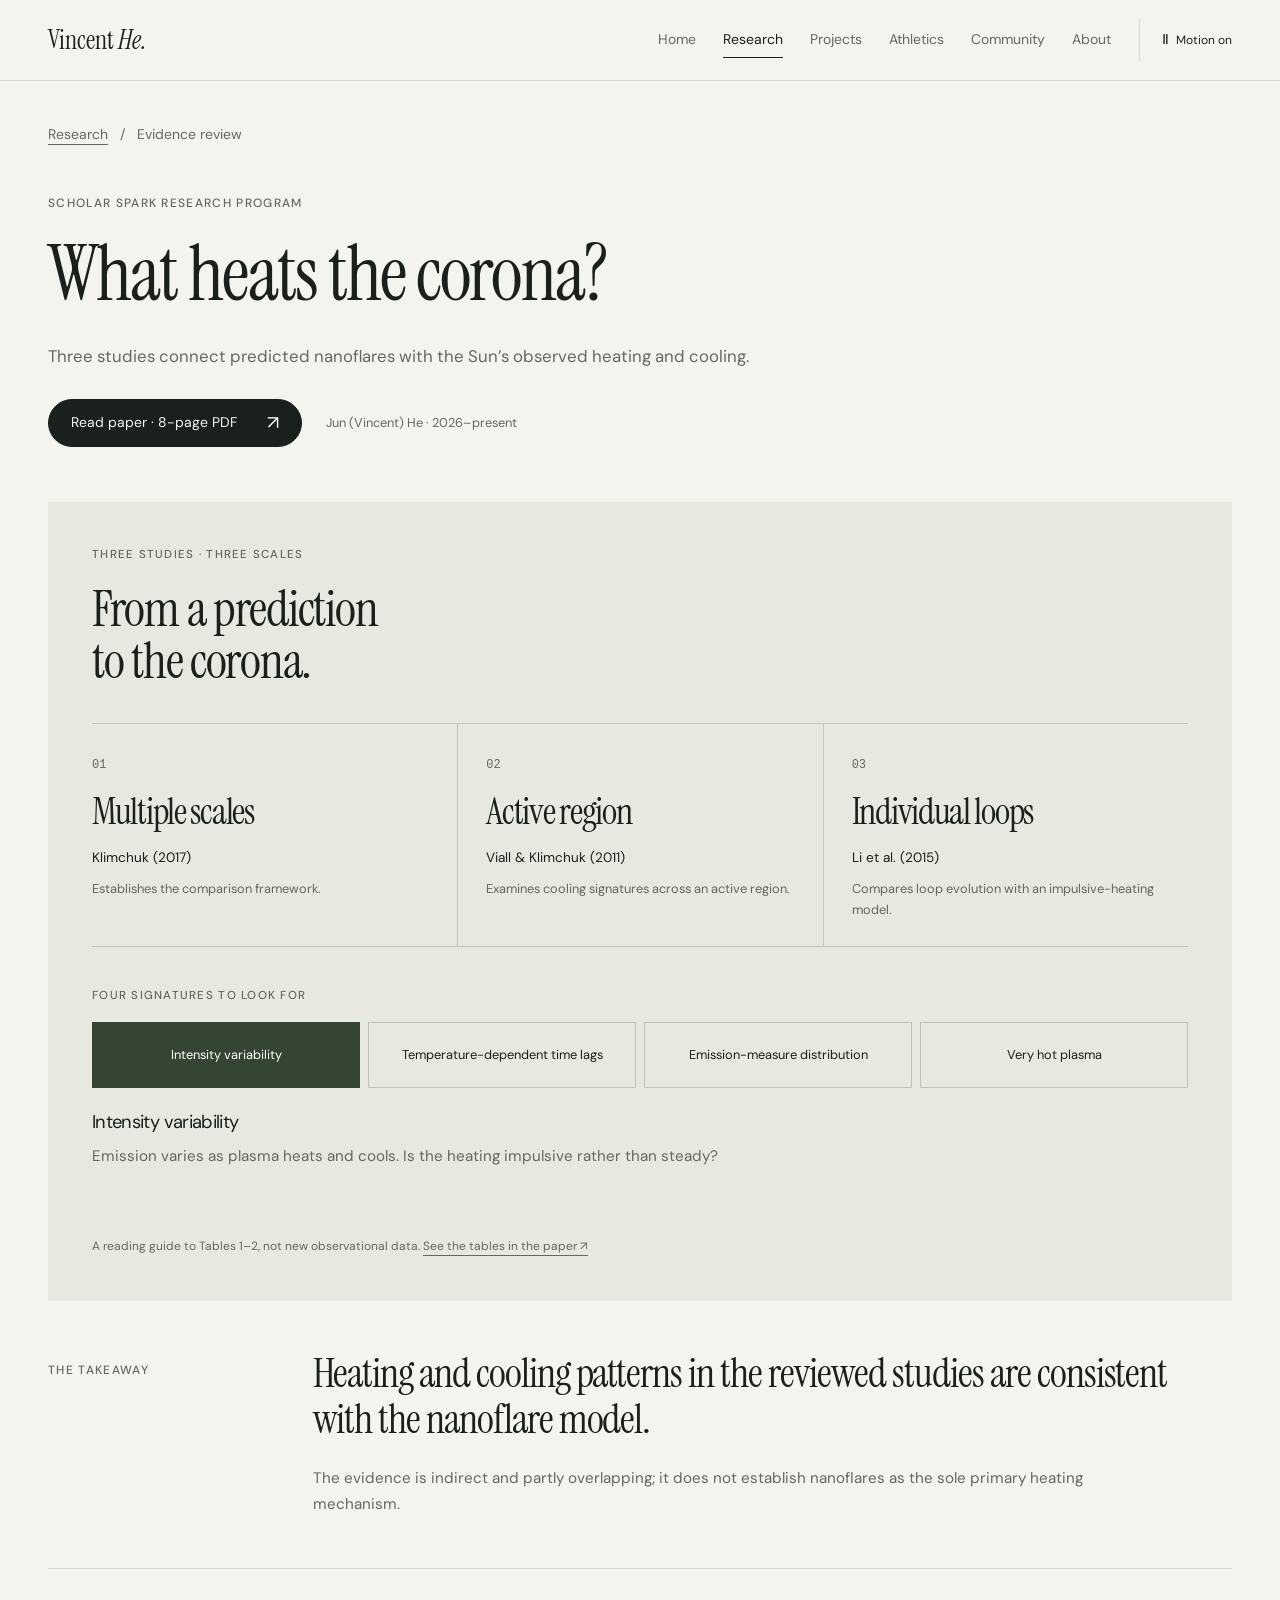
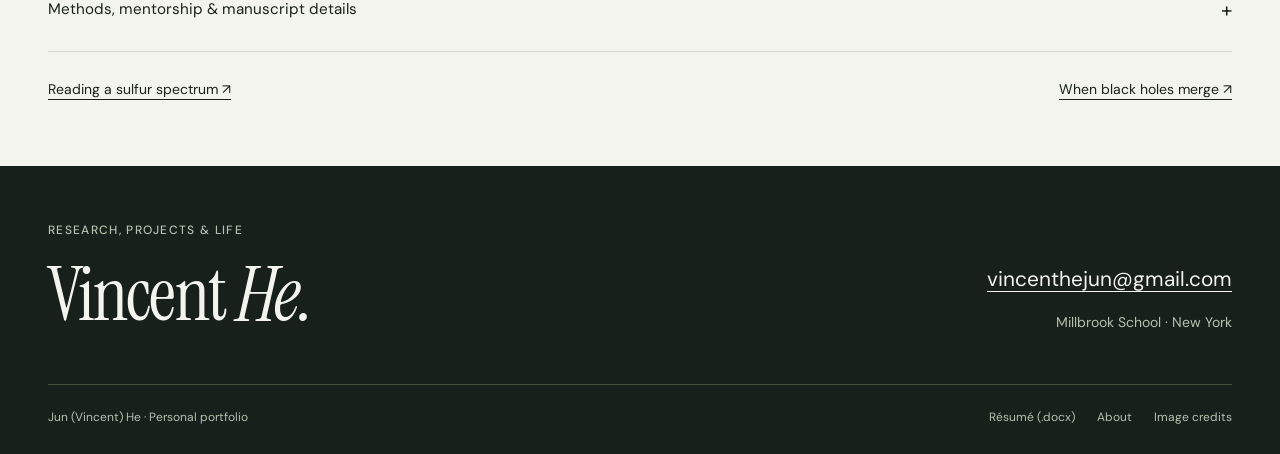
<file: research-solar.html>
<!doctype html>
<html lang="en"><head><meta charset="utf-8"><link rel="canonical" href="https://yuhuiwang0801.github.io/vincent-he-website/research-solar.html"><meta property="og:url" content="https://yuhuiwang0801.github.io/vincent-he-website/research-solar.html"><meta name="viewport" content="width=device-width,initial-scale=1"><meta name="referrer" content="strict-origin-when-cross-origin"><title>Evaluating Magnetic Reconnection Through the Nanoflare Heating Model: Evidence from Modern Solar Observations — Vincent He</title><meta name="description" content="Three studies connect predicted nanoflares with the Sun’s observed heating and cooling."><meta name="theme-color" content="#17201b"><meta property="og:type" content="website"><meta property="og:title" content="Evaluating Magnetic Reconnection Through the Nanoflare Heating Model: Evidence from Modern Solar Observations — Vincent He"><meta property="og:description" content="Three studies connect predicted nanoflares with the Sun’s observed heating and cooling."><meta name="twitter:card" content="summary"><meta name="twitter:title" content="Evaluating Magnetic Reconnection Through the Nanoflare Heating Model: Evidence from Modern Solar Observations — Vincent He"><meta name="twitter:description" content="Three studies connect predicted nanoflares with the Sun’s observed heating and cooling."><link rel="icon" type="image/svg+xml" href="data:image/svg+xml,%3Csvg xmlns='http://www.w3.org/2000/svg' viewBox='0 0 32 32'%3E%3Crect width='32' height='32' fill='%2317201b'/%3E%3Cpath d='M7 8l9 17 9-17h-4l-5 10-5-10z' fill='%23fff'/%3E%3C/svg%3E"><link rel="stylesheet" href="assets/style.css?v=565037174444"><noscript><style>.nav{display:flex}.menu-toggle,.motion-toggle,.world-tabs,.pb-controls,.growth-replay,.process-tabs,.reference-tabs,.reference-hint,.work-rail,.gallery-toolbar,.video-play,.booklet-tabs,.diagnostic-tabs{display:none}.world-panel[hidden]{display:block!important;position:relative;min-height:440px}.world-panel:first-child{position:relative;min-height:440px}.world-stage{height:auto}.process-display [hidden],.reference-panels [hidden]{display:block!important}.reference-panel+.reference-panel{margin-top:20px}.work-panel[hidden],.booklet-pages [hidden],.weight-panels [hidden],.diagnostic-panels [hidden]{display:block!important}.work-panel+.work-panel{margin-top:30px}</style></noscript><script src="assets/main.js?v=88fb0fbd8e21" defer></script></head>
<body class="page-research-solar"><a class="skip" href="#main">Skip to content</a><header class="site-header"><div class="wrap header-inner"><a class="brand" href="index.html" aria-label="Vincent He home">Vincent <span class="brand-mark">He.</span></a><nav id="navigation" class="nav" aria-label="Main navigation"><a href="index.html">Home</a><a href="research.html" aria-current="page">Research</a><a href="projects.html">Projects</a><a href="athletics.html">Athletics</a><a href="community.html">Community</a><a href="about.html">About</a></nav><div class="header-controls"><button class="motion-toggle" aria-pressed="true" aria-label="Motion"><span class="motion-icon" aria-hidden="true">Ⅱ</span>Motion on</button><button class="menu-toggle" aria-expanded="false" aria-controls="navigation">Menu</button></div></div><div class="scroll-progress" aria-hidden="true"></div></header>
<main id="main" class="wrap"><section class="detail-hero compact-detail"><div class="breadcrumbs"><a href="research.html">Research</a><span>/</span><span>Evidence review</span></div><p class="eyebrow">Scholar Spark Research Program</p><h1>What heats the corona?</h1><p class="lead">Three studies connect predicted nanoflares with the Sun’s observed heating and cooling.</p><div class="paper-topline"><a class="pill dark" href="assets/papers/solar.pdf" target="_blank" rel="noopener noreferrer">Read paper · 8-page PDF <span aria-hidden="true">↗</span></a><span>Jun (Vincent) He · 2026–present</span></div></section><div class="solar-evidence"><div class="evidence-heading"><p class="eyebrow">Three studies · Three scales</p><h2>From a prediction<br>to the corona.</h2></div><div class="study-chain"><div><span class="study-number">01</span><h3>Multiple scales</h3><p>Klimchuk (2017)</p><span>Establishes the comparison framework.</span></div><div><span class="study-number">02</span><h3>Active region</h3><p>Viall &amp; Klimchuk (2011)</p><span>Examines cooling signatures across an active region.</span></div><div><span class="study-number">03</span><h3>Individual loops</h3><p>Li et al. (2015)</p><span>Compares loop evolution with an impulsive-heating model.</span></div></div><div class="diagnostic-browser" data-tabs><p class="eyebrow">Four signatures to look for</p><div class="diagnostic-tabs" role="tablist" aria-label="Heating signatures"><button type="button" role="tab" id="diagnostic-tab-0" aria-controls="diagnostic-0" aria-selected="true" tabindex="0">Intensity variability</button><button type="button" role="tab" id="diagnostic-tab-1" aria-controls="diagnostic-1" aria-selected="false" tabindex="-1">Temperature-dependent time lags</button><button type="button" role="tab" id="diagnostic-tab-2" aria-controls="diagnostic-2" aria-selected="false" tabindex="-1">Emission-measure distribution</button><button type="button" role="tab" id="diagnostic-tab-3" aria-controls="diagnostic-3" aria-selected="false" tabindex="-1">Very hot plasma</button></div><div class="diagnostic-panels"><div role="tabpanel" id="diagnostic-0" data-panel aria-labelledby="diagnostic-tab-0" tabindex="0"><h3>Intensity variability</h3><p>Emission varies as plasma heats and cools. Is the heating impulsive rather than steady?</p></div><div role="tabpanel" id="diagnostic-1" data-panel aria-labelledby="diagnostic-tab-1" tabindex="0" hidden><h3>Temperature-dependent time lags</h3><p>Emission peaks progress through cooler temperature channels. Is a heating–cooling sequence visible?</p></div><div role="tabpanel" id="diagnostic-2" data-panel aria-labelledby="diagnostic-tab-2" tabindex="0" hidden><h3>Emission-measure distribution</h3><p>The amount of plasma at each temperature reflects heating and cooling. Does the thermal structure match model predictions?</p></div><div role="tabpanel" id="diagnostic-3" data-panel aria-labelledby="diagnostic-tab-3" tabindex="0" hidden><h3>Very hot plasma</h3><p>Impulsive energy release can briefly produce plasma above 5 MK. Are signatures of sufficiently energetic heating present?</p></div></div></div><p class="figure-note">A reading guide to Tables 1–2, not new observational data. <a href="assets/papers/solar.pdf#page=4" target="_blank" rel="noopener noreferrer">See the tables in the paper ↗</a></p></div><section class="research-takeaway"><p class="eyebrow">The takeaway</p><div><h2>Heating and cooling patterns in the reviewed studies are consistent with the nanoflare model.</h2><p>The evidence is indirect and partly overlapping; it does not establish nanoflares as the sole primary heating mechanism.</p></div></section><details class="research-background"><summary>Methods, mentorship &amp; manuscript details <span aria-hidden="true">+</span></summary><div class="background-grid"><div><h3>What I did</h3><ul><li>Compare three core studies spanning theory, active regions and individual loops.</li><li>Evaluate four predicted signatures of impulsive heating.</li><li>Assess observed signatures, agreement with predictions and study limitations.</li></ul></div><div><h3>The manuscript</h3><p>Evaluating Magnetic Reconnection Through the Nanoflare Heating Model: Evidence from Modern Solar Observations</p><p>Faculty mentor: Prof. Elena D’Onghia · University of Wisconsin–Madison</p><p>Accepted for presentation at IC-MPES 2026, Paris.</p><p class="figure-note">Reading PDF converted from the supplied Word manuscript; original wording and figures retained. Acceptance status is from the résumé.</p></div></div></details><nav class="next-links compact-next" aria-label="Other research"><a href="research-xanes.html">Reading a sulfur spectrum <span aria-hidden="true">↗</span></a><a href="research-black-holes.html">When black holes merge <span aria-hidden="true">↗</span></a></nav></main><footer class="site-footer"><div class="wrap"><div class="footer-main"><div><p class="eyebrow">Research, projects &amp; life</p><h2>Vincent <em>He.</em></h2></div><div class="footer-contact"><a href="mailto:vincenthejun@gmail.com">vincenthejun@gmail.com</a><p>Millbrook School · New York</p></div></div><div class="footer-inner"><span>Jun (Vincent) He · Personal portfolio</span><div class="footer-links"><a href="assets/vincent-he-resume.docx" download>Résumé (.docx)</a><a href="about.html">About</a><a href="about.html#image-credits">Image credits</a></div></div></div></footer></body></html>
</file>
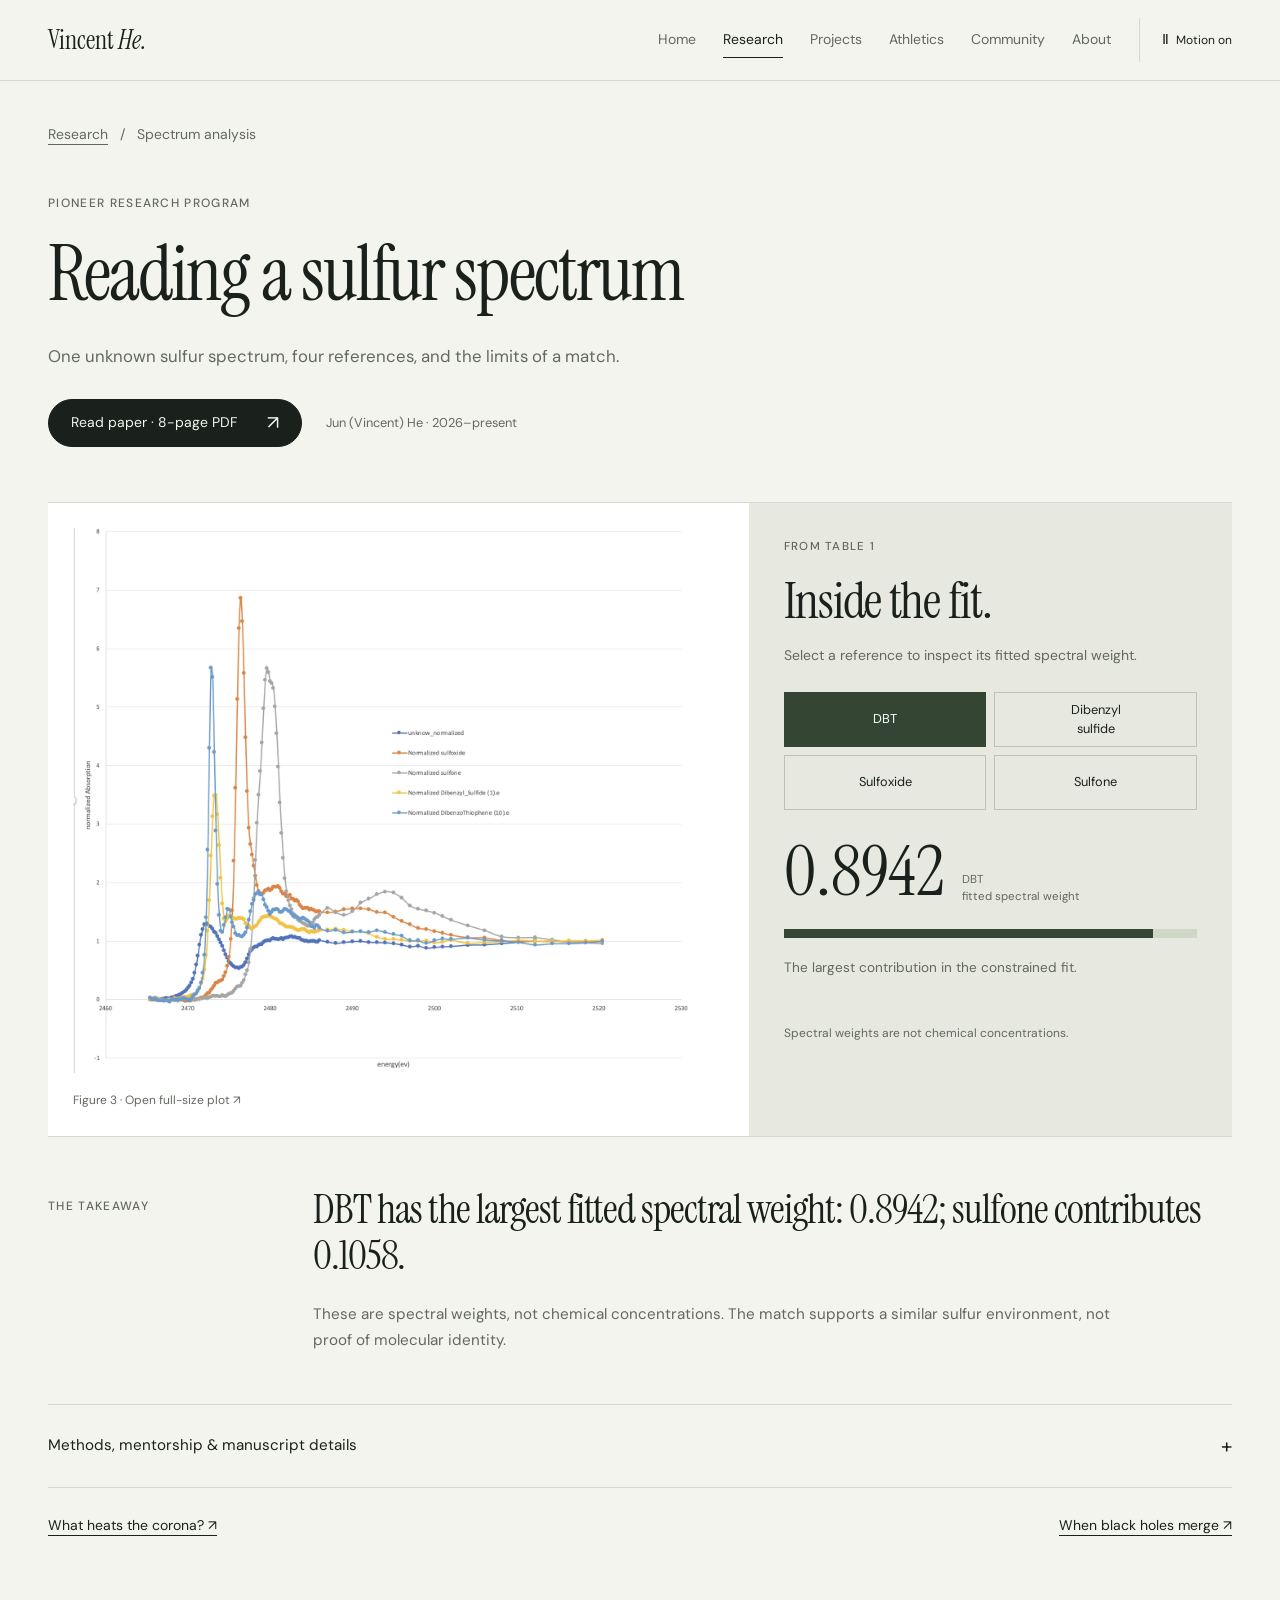
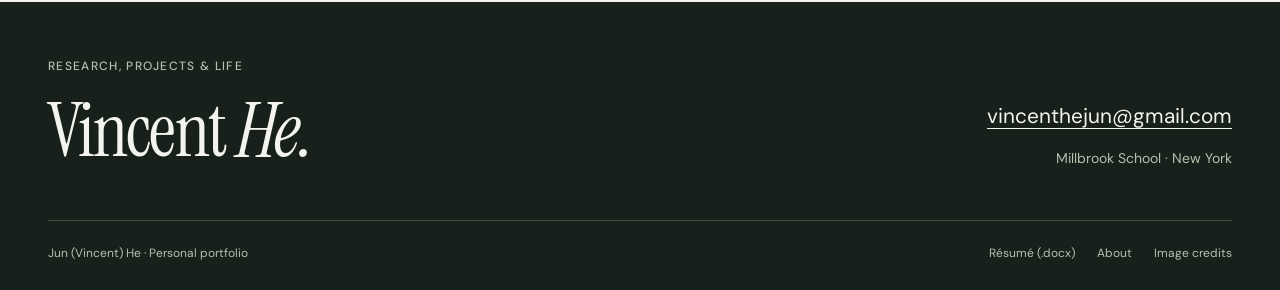
<file: research-xanes.html>
<!doctype html>
<html lang="en"><head><meta charset="utf-8"><link rel="canonical" href="https://yuhuiwang0801.github.io/vincent-he-website/research-xanes.html"><meta property="og:url" content="https://yuhuiwang0801.github.io/vincent-he-website/research-xanes.html"><meta name="viewport" content="width=device-width,initial-scale=1"><meta name="referrer" content="strict-origin-when-cross-origin"><title>Identification of an Unknown Sulfur Compound Using XANES and Linear-Combination Fitting — Vincent He</title><meta name="description" content="One unknown sulfur spectrum, four references, and the limits of a match."><meta name="theme-color" content="#17201b"><meta property="og:type" content="website"><meta property="og:title" content="Identification of an Unknown Sulfur Compound Using XANES and Linear-Combination Fitting — Vincent He"><meta property="og:description" content="One unknown sulfur spectrum, four references, and the limits of a match."><meta name="twitter:card" content="summary"><meta name="twitter:title" content="Identification of an Unknown Sulfur Compound Using XANES and Linear-Combination Fitting — Vincent He"><meta name="twitter:description" content="One unknown sulfur spectrum, four references, and the limits of a match."><link rel="icon" type="image/svg+xml" href="data:image/svg+xml,%3Csvg xmlns='http://www.w3.org/2000/svg' viewBox='0 0 32 32'%3E%3Crect width='32' height='32' fill='%2317201b'/%3E%3Cpath d='M7 8l9 17 9-17h-4l-5 10-5-10z' fill='%23fff'/%3E%3C/svg%3E"><link rel="stylesheet" href="assets/style.css?v=565037174444"><noscript><style>.nav{display:flex}.menu-toggle,.motion-toggle,.world-tabs,.pb-controls,.growth-replay,.process-tabs,.reference-tabs,.reference-hint,.work-rail,.gallery-toolbar,.video-play,.booklet-tabs,.diagnostic-tabs{display:none}.world-panel[hidden]{display:block!important;position:relative;min-height:440px}.world-panel:first-child{position:relative;min-height:440px}.world-stage{height:auto}.process-display [hidden],.reference-panels [hidden]{display:block!important}.reference-panel+.reference-panel{margin-top:20px}.work-panel[hidden],.booklet-pages [hidden],.weight-panels [hidden],.diagnostic-panels [hidden]{display:block!important}.work-panel+.work-panel{margin-top:30px}</style></noscript><script src="assets/main.js?v=88fb0fbd8e21" defer></script></head>
<body class="page-research-xanes"><a class="skip" href="#main">Skip to content</a><header class="site-header"><div class="wrap header-inner"><a class="brand" href="index.html" aria-label="Vincent He home">Vincent <span class="brand-mark">He.</span></a><nav id="navigation" class="nav" aria-label="Main navigation"><a href="index.html">Home</a><a href="research.html" aria-current="page">Research</a><a href="projects.html">Projects</a><a href="athletics.html">Athletics</a><a href="community.html">Community</a><a href="about.html">About</a></nav><div class="header-controls"><button class="motion-toggle" aria-pressed="true" aria-label="Motion"><span class="motion-icon" aria-hidden="true">Ⅱ</span>Motion on</button><button class="menu-toggle" aria-expanded="false" aria-controls="navigation">Menu</button></div></div><div class="scroll-progress" aria-hidden="true"></div></header>
<main id="main" class="wrap"><section class="detail-hero compact-detail"><div class="breadcrumbs"><a href="research.html">Research</a><span>/</span><span>Spectrum analysis</span></div><p class="eyebrow">Pioneer Research Program</p><h1>Reading a sulfur spectrum</h1><p class="lead">One unknown sulfur spectrum, four references, and the limits of a match.</p><div class="paper-topline"><a class="pill dark" href="assets/papers/xanes.pdf" target="_blank" rel="noopener noreferrer">Read paper · 8-page PDF <span aria-hidden="true">↗</span></a><span>Jun (Vincent) He · 2026–present</span></div></section><div class="evidence-visual"><a class="source-figure" href="assets/research/xanes-spectra.png" target="_blank" rel="noopener noreferrer" aria-label="Open the original spectral plot at full resolution"><img src="assets/research/xanes-spectra.webp" alt="Five normalized sulfur K-edge spectra from Figure 3 of the supplied XANES paper." width="1596" height="1338"><span>Figure 3 · Open full-size plot ↗</span></a><div class="reference-browser fit-browser" data-tabs><div class="evidence-heading"><p class="eyebrow">From Table 1</p><h2>Inside the fit.</h2><p>Select a reference to inspect its fitted spectral weight.</p></div><div class="reference-set reference-tabs" role="tablist" aria-label="Four reference compounds"><button type="button" role="tab" id="weight-tab-0" aria-controls="weight-panel-0" aria-selected="true" tabindex="0">DBT</button><button type="button" role="tab" id="weight-tab-1" aria-controls="weight-panel-1" aria-selected="false" tabindex="-1">Dibenzyl<br> sulfide</button><button type="button" role="tab" id="weight-tab-2" aria-controls="weight-panel-2" aria-selected="false" tabindex="-1">Sulfoxide</button><button type="button" role="tab" id="weight-tab-3" aria-controls="weight-panel-3" aria-selected="false" tabindex="-1">Sulfone</button></div><div class="weight-panels"><div role="tabpanel" data-panel id="weight-panel-0" aria-labelledby="weight-tab-0" tabindex="0"><div class="weight-reading"><strong>0.8942</strong><span>DBT<br>fitted spectral weight</span></div><div class="weight-track" aria-hidden="true"><i style="--weight:89.417636%"></i></div><p>The largest contribution in the constrained fit.</p></div><div role="tabpanel" data-panel id="weight-panel-1" aria-labelledby="weight-tab-1" tabindex="0" hidden><div class="weight-reading"><strong>0.0000</strong><span>Dibenzyl sulfide<br>fitted spectral weight</span></div><div class="weight-track" aria-hidden="true"><i style="--weight:0%"></i></div><p>The fitted coefficient for this reference was zero.</p></div><div role="tabpanel" data-panel id="weight-panel-2" aria-labelledby="weight-tab-2" tabindex="0" hidden><div class="weight-reading"><strong>0.0000</strong><span>Sulfoxide<br>fitted spectral weight</span></div><div class="weight-track" aria-hidden="true"><i style="--weight:0%"></i></div><p>The fitted coefficient for this reference was zero.</p></div><div role="tabpanel" data-panel id="weight-panel-3" aria-labelledby="weight-tab-3" tabindex="0" hidden><div class="weight-reading"><strong>0.1058</strong><span>Sulfone<br>fitted spectral weight</span></div><div class="weight-track" aria-hidden="true"><i style="--weight:10.582364%"></i></div><p>A smaller contribution alongside DBT in the constrained fit.</p></div></div><p class="figure-note">Spectral weights are not chemical concentrations.</p></div></div><section class="research-takeaway"><p class="eyebrow">The takeaway</p><div><h2>DBT has the largest fitted spectral weight: 0.8942; sulfone contributes 0.1058.</h2><p>These are spectral weights, not chemical concentrations. The match supports a similar sulfur environment, not proof of molecular identity.</p></div></section><details class="research-background"><summary>Methods, mentorship &amp; manuscript details <span aria-hidden="true">+</span></summary><div class="background-grid"><div><h3>What I did</h3><ul><li>Subtract the background, normalize each spectrum and align the energy grids.</li><li>Fit four reference spectra in Excel Solver, with nonnegative weights summing to one.</li><li>Interpret the closest match within the tested reference set.</li></ul></div><div><h3>The manuscript</h3><p>Identification of an Unknown Sulfur Compound Using XANES and Linear-Combination Fitting</p><p>Faculty mentor: Ms. Kirtley · University of Kentucky</p><p>Accepted for presentation at ICBSMES-MCFM 2026, Albuquerque.</p><p class="figure-note">Reading PDF converted from the supplied Word manuscript; original wording and figures retained. Acceptance status is from the résumé.</p></div></div></details><nav class="next-links compact-next" aria-label="Other research"><a href="research-solar.html">What heats the corona? <span aria-hidden="true">↗</span></a><a href="research-black-holes.html">When black holes merge <span aria-hidden="true">↗</span></a></nav></main><footer class="site-footer"><div class="wrap"><div class="footer-main"><div><p class="eyebrow">Research, projects &amp; life</p><h2>Vincent <em>He.</em></h2></div><div class="footer-contact"><a href="mailto:vincenthejun@gmail.com">vincenthejun@gmail.com</a><p>Millbrook School · New York</p></div></div><div class="footer-inner"><span>Jun (Vincent) He · Personal portfolio</span><div class="footer-links"><a href="assets/vincent-he-resume.docx" download>Résumé (.docx)</a><a href="about.html">About</a><a href="about.html#image-credits">Image credits</a></div></div></div></footer></body></html>
</file>
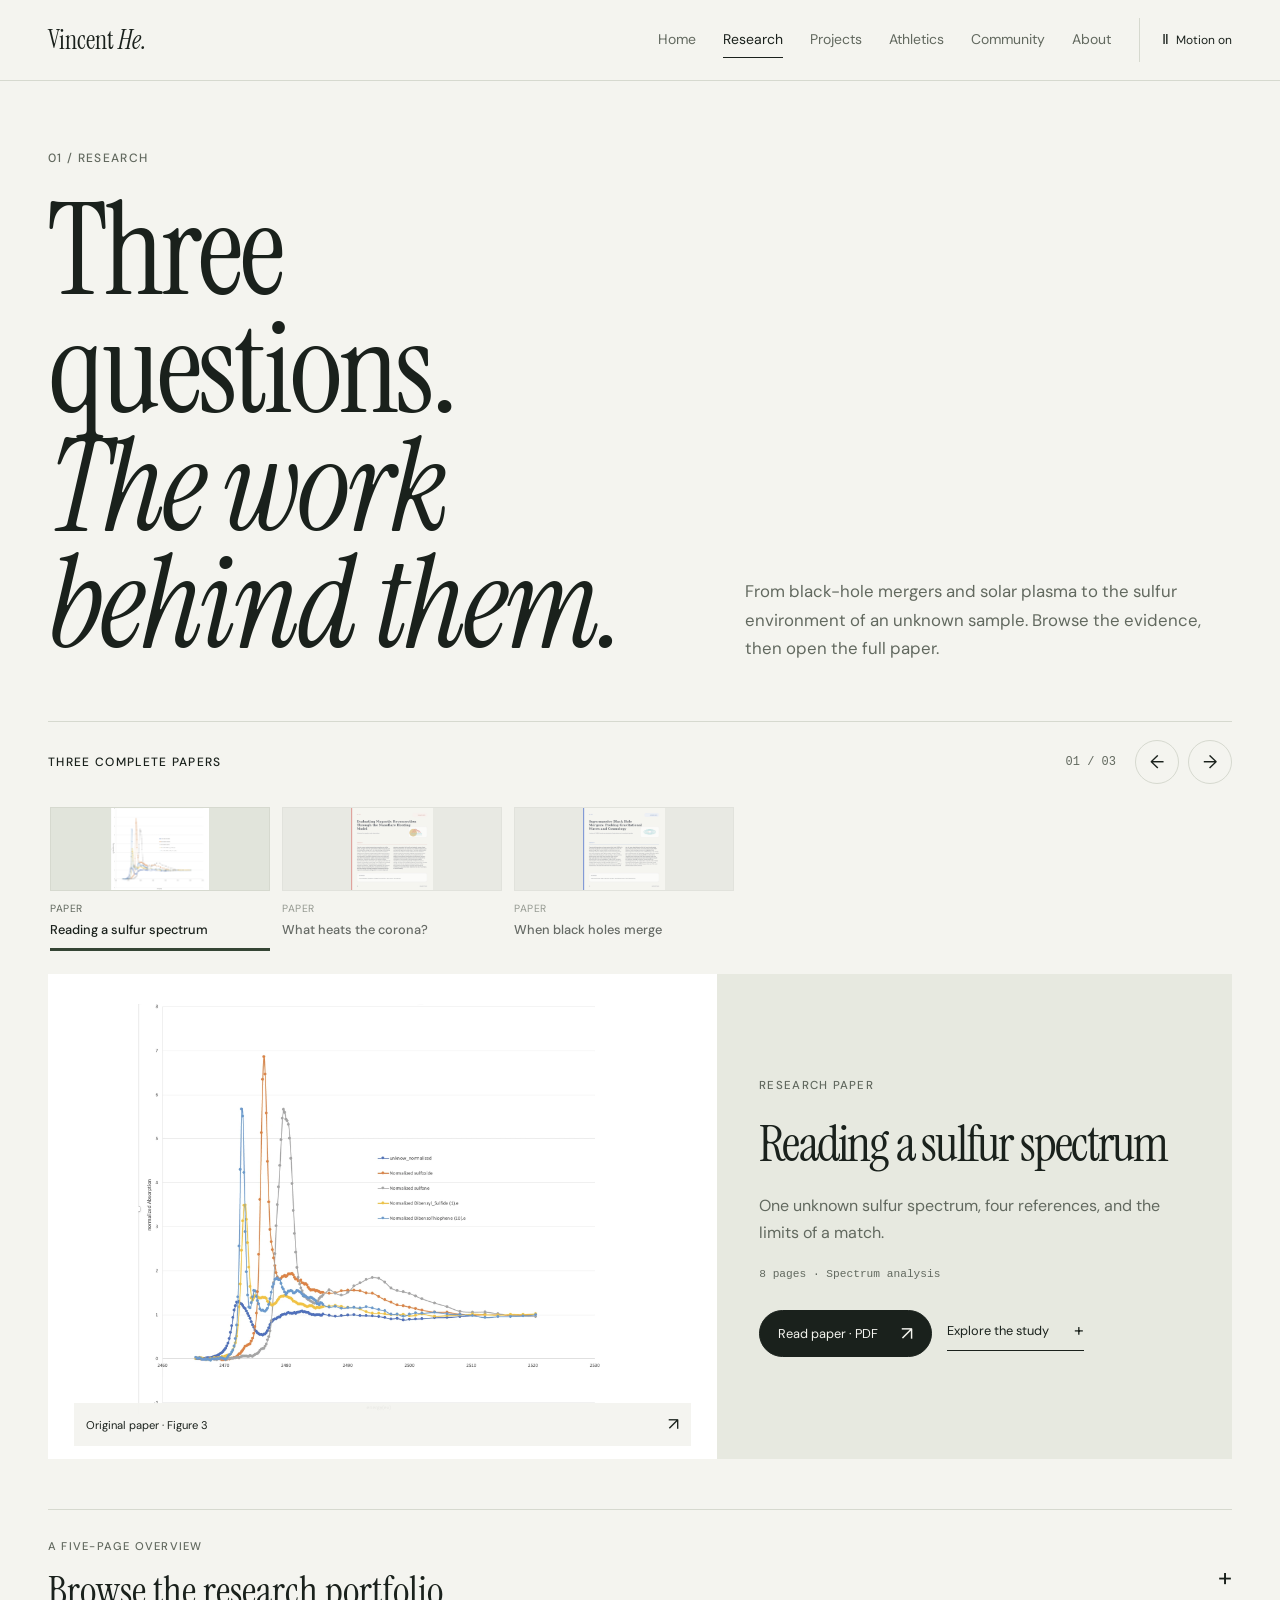
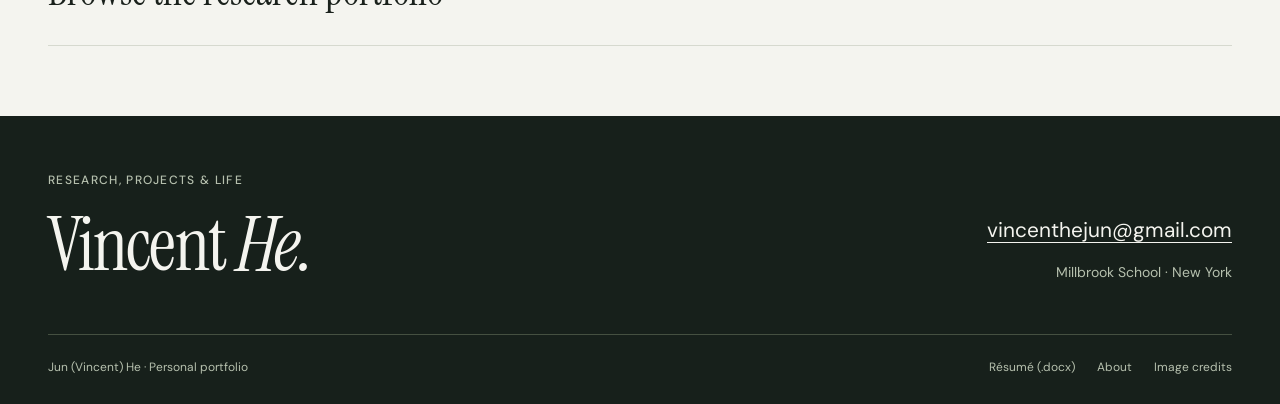
<file: research.html>
<!doctype html>
<html lang="en"><head><meta charset="utf-8"><link rel="canonical" href="https://yuhuiwang0801.github.io/vincent-he-website/research.html"><meta property="og:url" content="https://yuhuiwang0801.github.io/vincent-he-website/research.html"><meta name="viewport" content="width=device-width,initial-scale=1"><meta name="referrer" content="strict-origin-when-cross-origin"><title>Research — Vincent He</title><meta name="description" content="Read three research manuscripts, explore their evidence, and browse Jun He’s five-page research portfolio."><meta name="theme-color" content="#17201b"><meta property="og:type" content="website"><meta property="og:title" content="Research — Vincent He"><meta property="og:description" content="Read three research manuscripts, explore their evidence, and browse Jun He’s five-page research portfolio."><meta name="twitter:card" content="summary"><meta name="twitter:title" content="Research — Vincent He"><meta name="twitter:description" content="Read three research manuscripts, explore their evidence, and browse Jun He’s five-page research portfolio."><link rel="icon" type="image/svg+xml" href="data:image/svg+xml,%3Csvg xmlns='http://www.w3.org/2000/svg' viewBox='0 0 32 32'%3E%3Crect width='32' height='32' fill='%2317201b'/%3E%3Cpath d='M7 8l9 17 9-17h-4l-5 10-5-10z' fill='%23fff'/%3E%3C/svg%3E"><link rel="stylesheet" href="assets/style.css?v=565037174444"><noscript><style>.nav{display:flex}.menu-toggle,.motion-toggle,.world-tabs,.pb-controls,.growth-replay,.process-tabs,.reference-tabs,.reference-hint,.work-rail,.gallery-toolbar,.video-play,.booklet-tabs,.diagnostic-tabs{display:none}.world-panel[hidden]{display:block!important;position:relative;min-height:440px}.world-panel:first-child{position:relative;min-height:440px}.world-stage{height:auto}.process-display [hidden],.reference-panels [hidden]{display:block!important}.reference-panel+.reference-panel{margin-top:20px}.work-panel[hidden],.booklet-pages [hidden],.weight-panels [hidden],.diagnostic-panels [hidden]{display:block!important}.work-panel+.work-panel{margin-top:30px}</style></noscript><script src="assets/main.js?v=88fb0fbd8e21" defer></script></head>
<body class="page-research"><a class="skip" href="#main">Skip to content</a><header class="site-header"><div class="wrap header-inner"><a class="brand" href="index.html" aria-label="Vincent He home">Vincent <span class="brand-mark">He.</span></a><nav id="navigation" class="nav" aria-label="Main navigation"><a href="index.html">Home</a><a href="research.html" aria-current="page">Research</a><a href="projects.html">Projects</a><a href="athletics.html">Athletics</a><a href="community.html">Community</a><a href="about.html">About</a></nav><div class="header-controls"><button class="motion-toggle" aria-pressed="true" aria-label="Motion"><span class="motion-icon" aria-hidden="true">Ⅱ</span>Motion on</button><button class="menu-toggle" aria-expanded="false" aria-controls="navigation">Menu</button></div></div><div class="scroll-progress" aria-hidden="true"></div></header>
<main id="main" class="wrap"><section class="page-intro"><div><p class="eyebrow">01 / Research</p><h1>Three questions.<br><em>The work behind them.</em></h1></div><p class="lead">From black-hole mergers and solar plasma to the sulfur environment of an unknown sample. Browse the evidence, then open the full paper.</p></section>
<section class="research-collection" aria-label="Research manuscripts"><div class="work-gallery" data-work-gallery id="research-gallery">
    <div class="gallery-toolbar"><p class="eyebrow">Three complete papers</p><div class="gallery-paging"><span data-work-position aria-live="polite">01 / 03</span><button type="button" data-work-prev aria-label="Previous work">←</button><button type="button" data-work-next aria-label="Next work">→</button></div></div>
    <div class="work-rail" role="tablist" aria-label="Choose a work"><button type="button" class="work-tab" id="research-tab-xanes" role="tab" data-work-kind="paper" aria-controls="research-work-xanes" aria-selected="true" tabindex="0"><img src="assets/research/xanes-spectra.webp" alt="" loading="lazy" referrerpolicy="strict-origin-when-cross-origin"><span class="work-tab-type">Paper</span><strong>Reading a sulfur spectrum</strong></button><button type="button" class="work-tab" id="research-tab-solar" role="tab" data-work-kind="paper" aria-controls="research-work-solar" aria-selected="false" tabindex="-1"><img src="assets/research/portfolio-p4-nanoflare-heating.webp" alt="" loading="lazy" referrerpolicy="strict-origin-when-cross-origin"><span class="work-tab-type">Paper</span><strong>What heats the corona?</strong></button><button type="button" class="work-tab" id="research-tab-black-holes" role="tab" data-work-kind="paper" aria-controls="research-work-black-holes" aria-selected="false" tabindex="-1"><img src="assets/research/portfolio-p3-black-hole-mergers.webp" alt="" loading="lazy" referrerpolicy="strict-origin-when-cross-origin"><span class="work-tab-type">Paper</span><strong>When black holes merge</strong></button></div>
    <div class="work-stage"><div class="work-panel paper-work" id="research-work-xanes" role="tabpanel" aria-labelledby="research-tab-xanes" tabindex="0">
      <div class="work-media plot-media"><a class="paper-preview" href="research-xanes.html" aria-label="Explore Reading a sulfur spectrum"><img src="assets/research/xanes-spectra.webp" alt="Normalized spectra reproduced from Figure 3 of Vincent’s XANES paper." loading="lazy"><span class="preview-cue">Original paper · Figure 3 <b aria-hidden="true">↗</b></span></a></div>
      <div class="work-copy"><p class="eyebrow">Research paper</p><h3>Reading a sulfur spectrum</h3><p>One unknown sulfur spectrum, four references, and the limits of a match.</p><span class="work-meta">8 pages · Spectrum analysis</span><div class="work-actions"><a class="pill dark" href="assets/papers/xanes.pdf" target="_blank" rel="noopener noreferrer">Read paper · PDF <span aria-hidden="true">↗</span></a><a class="text-link" href="research-xanes.html">Explore the study <span aria-hidden="true">+</span></a></div></div>
    </div><div class="work-panel paper-work" id="research-work-solar" role="tabpanel" aria-labelledby="research-tab-solar" tabindex="0" hidden>
      <div class="work-media "><a class="paper-preview" href="research-solar.html" aria-label="Explore What heats the corona?"><img src="assets/research/portfolio-p4-nanoflare-heating.webp" alt="Original research portfolio page for What heats the corona?." loading="lazy"><span class="preview-cue">Research portfolio · Original page <b aria-hidden="true">↗</b></span></a></div>
      <div class="work-copy"><p class="eyebrow">Research paper</p><h3>What heats the corona?</h3><p>Three studies connect predicted nanoflares with the Sun’s observed heating and cooling.</p><span class="work-meta">8 pages · Evidence review</span><div class="work-actions"><a class="pill dark" href="assets/papers/solar.pdf" target="_blank" rel="noopener noreferrer">Read paper · PDF <span aria-hidden="true">↗</span></a><a class="text-link" href="research-solar.html">Explore the study <span aria-hidden="true">+</span></a></div></div>
    </div><div class="work-panel paper-work" id="research-work-black-holes" role="tabpanel" aria-labelledby="research-tab-black-holes" tabindex="0" hidden>
      <div class="work-media "><a class="paper-preview" href="research-black-holes.html" aria-label="Explore When black holes merge"><img src="assets/research/portfolio-p3-black-hole-mergers.webp" alt="Original research portfolio page for When black holes merge." loading="lazy"><span class="preview-cue">Research portfolio · Original page <b aria-hidden="true">↗</b></span></a></div>
      <div class="work-copy"><p class="eyebrow">Research paper</p><h3>When black holes merge</h3><p>Black-hole mergers, gravitational waves, and the search for complementary signals.</p><span class="work-meta">6 pages · Literature review</span><div class="work-actions"><a class="pill dark" href="assets/papers/black-holes.pdf" target="_blank" rel="noopener noreferrer">Read paper · PDF <span aria-hidden="true">↗</span></a><a class="text-link" href="research-black-holes.html">Explore the study <span aria-hidden="true">+</span></a></div></div>
    </div></div>
  </div></section>
<details class="portfolio-booklet"><summary><span><span class="eyebrow">A five-page overview</span><strong>Browse the research portfolio</strong></span><span aria-hidden="true">+</span></summary><div class="booklet-body" data-tabs><div class="booklet-tabs" role="tablist" aria-label="Portfolio pages"><button type="button" role="tab" id="book-tab-cover" aria-controls="book-cover" aria-selected="true" tabindex="0">1 · Cover</button><button type="button" role="tab" id="book-tab-contents" aria-controls="book-contents" aria-selected="false" tabindex="-1">2 · Contents</button><button type="button" role="tab" id="book-tab-black-hole-mergers" aria-controls="book-black-hole-mergers" aria-selected="false" tabindex="-1">3 · Black holes</button><button type="button" role="tab" id="book-tab-nanoflare-heating" aria-controls="book-nanoflare-heating" aria-selected="false" tabindex="-1">4 · The Sun</button><button type="button" role="tab" id="book-tab-sulfur-xanes" aria-controls="book-sulfur-xanes" aria-selected="false" tabindex="-1">5 · Sulfur</button></div><div class="booklet-pages"><figure id="book-cover" role="tabpanel" aria-labelledby="book-tab-cover" data-panel tabindex="0"><img src="assets/research/portfolio-p1-cover.webp" alt="Cover — original page 1 of Jun He’s research portfolio." loading="lazy" width="1024" height="1024"><figcaption>Jun He · Research Portfolio · Page 1 of 5</figcaption></figure><figure id="book-contents" role="tabpanel" aria-labelledby="book-tab-contents" data-panel tabindex="0" hidden><img src="assets/research/portfolio-p2-contents.webp" alt="Contents — original page 2 of Jun He’s research portfolio." loading="lazy" width="1024" height="1024"><figcaption>Jun He · Research Portfolio · Page 2 of 5</figcaption></figure><figure id="book-black-hole-mergers" role="tabpanel" aria-labelledby="book-tab-black-hole-mergers" data-panel tabindex="0" hidden><img src="assets/research/portfolio-p3-black-hole-mergers.webp" alt="Black holes — original page 3 of Jun He’s research portfolio." loading="lazy" width="1024" height="1024"><figcaption>Jun He · Research Portfolio · Page 3 of 5</figcaption></figure><figure id="book-nanoflare-heating" role="tabpanel" aria-labelledby="book-tab-nanoflare-heating" data-panel tabindex="0" hidden><img src="assets/research/portfolio-p4-nanoflare-heating.webp" alt="The Sun — original page 4 of Jun He’s research portfolio." loading="lazy" width="1024" height="1024"><figcaption>Jun He · Research Portfolio · Page 4 of 5</figcaption></figure><figure id="book-sulfur-xanes" role="tabpanel" aria-labelledby="book-tab-sulfur-xanes" data-panel tabindex="0" hidden><img src="assets/research/portfolio-p5-sulfur-xanes.webp" alt="Sulfur — original page 5 of Jun He’s research portfolio." loading="lazy" width="1024" height="1024"><figcaption>Jun He · Research Portfolio · Page 5 of 5</figcaption></figure></div><a class="text-link" href="assets/papers/research-portfolio.pdf" target="_blank" rel="noopener noreferrer">Open the portfolio PDF <span aria-hidden="true">↗</span></a></div></details>
</main><footer class="site-footer"><div class="wrap"><div class="footer-main"><div><p class="eyebrow">Research, projects &amp; life</p><h2>Vincent <em>He.</em></h2></div><div class="footer-contact"><a href="mailto:vincenthejun@gmail.com">vincenthejun@gmail.com</a><p>Millbrook School · New York</p></div></div><div class="footer-inner"><span>Jun (Vincent) He · Personal portfolio</span><div class="footer-links"><a href="assets/vincent-he-resume.docx" download>Résumé (.docx)</a><a href="about.html">About</a><a href="about.html#image-credits">Image credits</a></div></div></div></footer></body></html>
</file>
<file: assets/style.css>
@font-face{font-family:DM Sans;src:url('fonts/dm-sans-400.ttf') format('truetype');font-style:normal;font-weight:400;font-display:swap}@font-face{font-family:DM Sans;src:url('fonts/dm-sans-500.ttf') format('truetype');font-style:normal;font-weight:500;font-display:swap}@font-face{font-family:DM Sans;src:url('fonts/dm-sans-600.ttf') format('truetype');font-style:normal;font-weight:600;font-display:swap}@font-face{font-family:Instrument Serif;src:url('fonts/instrument-serif-normal.ttf') format('truetype');font-style:normal;font-weight:400;font-display:swap}@font-face{font-family:Instrument Serif;src:url('fonts/instrument-serif-italic.ttf') format('truetype');font-style:italic;font-weight:400;font-display:swap}
:root{--paper:#f4f4ef;--white:#fff;--ink:#1a211c;--muted:#62695f;--line:#d6d9cf;--accent:#d4ec8b;--green:#354534;--dark:#17201b;--serif:'Instrument Serif',Georgia,serif;--sans:'DM Sans',Arial,sans-serif;--mono:ui-monospace,SFMono-Regular,Consolas,monospace}
*{box-sizing:border-box}html{scroll-behavior:smooth;scroll-padding-top:100px}body{margin:0;color:var(--ink);background:var(--paper);font-family:var(--sans);font-size:16px;line-height:1.65;-webkit-font-smoothing:antialiased}h1,h2,h3,p,figure{margin:0}h1,h2,h3{font-weight:400;line-height:1.02}h1,h2{font-family:var(--serif);letter-spacing:-.025em}h3{font-family:var(--sans);letter-spacing:-.035em}p+p{margin-top:1em}h2{font-size:clamp(2.75rem,5vw,5rem)}em{font-weight:400}a{color:inherit;text-underline-offset:5px;text-decoration-thickness:1px}button{font:inherit;color:inherit;cursor:pointer}img{display:block;width:100%;height:100%;object-fit:cover}button,a,input{touch-action:manipulation;-webkit-tap-highlight-color:transparent}a:focus-visible,button:focus-visible,summary:focus-visible{outline:2px solid #66843c;outline-offset:6px}button:disabled{cursor:default}::selection{background:var(--accent);color:var(--ink)}[hidden]{display:none!important}.wrap{width:min(1360px,calc(100% - 96px));margin:auto}.skip{position:fixed;top:-80px;left:20px;background:var(--white);padding:10px 20px;z-index:200}.skip:focus{top:10px}.site-header{position:sticky;top:0;background:rgba(244,244,239,.96);backdrop-filter:blur(16px);z-index:50;border-bottom:1px solid var(--line)}.header-inner{display:flex;align-items:center;min-height:80px;gap:28px}.brand{font:1.65rem var(--serif);text-decoration:none;white-space:nowrap;margin-right:auto}.brand-mark{font-style:italic}.nav{display:flex;align-items:center;gap:27px}.nav a{font-size:.875rem;text-decoration:none;color:var(--muted);padding:12px 0;position:relative;white-space:nowrap}.nav a:after{content:'';position:absolute;left:0;bottom:6px;width:100%;height:1px;background:var(--ink);transform:scaleX(0);transform-origin:left;transition:transform .25s}.nav a:hover:after,.nav a[aria-current=page]:after{transform:scaleX(1)}.nav a[aria-current=page]{color:var(--ink)}.header-controls{display:flex;gap:15px;align-items:center}.motion-toggle{background:none;border:0;border-left:1px solid var(--line);padding:8px 0 8px 22px;font-size:.75rem;min-height:44px;white-space:nowrap}.motion-icon{display:inline-block;margin-right:7px;font-size:.9rem}.menu-toggle{display:none;min-height:44px;background:none;border:0;padding:10px 5px;font-size:.875rem}.scroll-progress{position:absolute;bottom:-1px;left:0;height:2px;background:var(--green);width:100%;transform:scaleX(0);transform-origin:left;pointer-events:none}.eyebrow{text-transform:uppercase;font-size:.75rem;letter-spacing:.11em;line-height:1.5;font-weight:500}.intro-heading{padding:36px 0 35px}.intro-top{display:flex;justify-content:space-between;color:var(--muted)}.name-row{display:flex;align-items:flex-end;justify-content:space-between;gap:45px;margin-top:27px}.name-row h1{font-size:clamp(6rem,15.4vw,14rem);line-height:.84;white-space:nowrap;letter-spacing:-.045em}.name-row h1 em{color:var(--green)}.name-row>p{font-size:1rem;line-height:1.65;min-width:235px;padding-bottom:8px}.world-stage{position:relative;height:535px;overflow:hidden;background:#121513}.world-panel{position:absolute;inset:0;isolation:isolate;color:#fff}.stage-image{position:absolute;inset:0;z-index:-3;object-position:center 43%;will-change:transform}.research-world .stage-image{object-position:center 40%}.image-shade{position:absolute;inset:0;z-index:-2;background:linear-gradient(90deg,rgba(7,12,9,.72),rgba(7,12,9,.08) 72%),linear-gradient(0deg,rgba(7,12,9,.3),transparent 55%)}.stage-top{display:flex;justify-content:space-between;align-items:center;gap:25px;position:absolute;left:36px;right:36px;top:30px;z-index:2}.stage-top .eyebrow{font-size:.75rem}.stage-location{font-size:.75rem;letter-spacing:.015em;opacity:.8}.stage-copy{position:absolute;left:44px;bottom:42px;max-width:620px}.stage-copy h2{font-size:clamp(3.2rem,6vw,5.7rem);line-height:.96;letter-spacing:-.03em}.stage-copy>p{margin-top:21px;max-width:365px;font-size:.95rem;line-height:1.6;color:#ebeee5}.pill{display:inline-flex;align-items:center;justify-content:space-between;gap:30px;min-height:48px;border-radius:40px;padding:10px 22px;text-decoration:none;font-size:.875rem;border:1px solid currentColor;transition:background .25s,color .25s,transform .25s}.pill span{font-size:1.2rem;line-height:1}.pill.light{color:var(--ink);background:var(--paper);border-color:var(--paper)}.pill.dark{color:var(--paper);background:var(--ink);border-color:var(--ink)}.pill.outline{background:none}.pill:hover{transform:translateY(-2px)}.pill.dark:hover{background:#3a4b31}.pill.light:hover{background:var(--accent);border-color:var(--accent)}.stage-copy .pill{margin-top:25px}.image-credit{position:absolute;bottom:19px;right:25px;color:#fff9;font-size:.75rem;line-height:1.4;text-decoration:none;max-width:45%;text-align:right;z-index:3}.image-credit:hover{color:white}.world-tabs{display:grid;grid-template-columns:repeat(4,1fr);border-bottom:1px solid var(--line)}.world-tabs button{display:flex;align-items:center;gap:16px;padding:25px 24px;border:0;border-right:1px solid var(--line);background:none;text-align:left;font-size:1rem;position:relative;transition:background .25s}.world-tabs button:last-child{border-right:0}.world-tabs button>span:first-child{font-family:var(--mono);font-size:.75rem;color:var(--muted)}.world-tabs button[aria-selected=true]{background:var(--accent)}.tab-dot{margin-left:auto;width:7px;height:7px;border-radius:50%;background:currentColor;opacity:0;transition:opacity .25s}.world-tabs button[aria-selected=true] .tab-dot{opacity:1}.community-world{background:var(--accent);color:var(--ink)}.community-world .stage-copy>p{color:var(--green)}.member-visual{position:absolute;right:7%;top:23%;width:35%}.member-grid{display:grid;grid-template-columns:repeat(5,1fr);gap:17px}.member-grid i{display:block;aspect-ratio:1;border:1px solid #6a7b47;border-radius:50%;position:relative;background:rgba(48,66,28,.14);transition:background .55s,transform .55s,opacity .55s}.member-grid i:nth-child(-n+4){background:var(--ink);border-color:var(--ink)}.member-visual p{font-size:.75rem;display:flex;justify-content:space-between;margin-top:22px}.motion-on .world-switcher.in-view .world-panel:not([hidden]) .stage-image{animation:slow-pan 22s ease-in-out infinite alternate}.motion-on .world-panel:not([hidden]) .member-grid i{animation:member-arrive .6s both;animation-delay:calc(var(--i)*.055s)}@keyframes slow-pan{from{transform:scale(1.02) translate3d(0,0,0)}to{transform:scale(1.095) translate3d(-.7%,.6%,0)}}@keyframes member-arrive{from{opacity:0;transform:scale(.7)}to{opacity:1;transform:scale(1)}}
.focus-section{padding:105px 0 95px}.section-heading{display:flex;justify-content:space-between;gap:40px;align-items:flex-start;margin-bottom:44px}.section-heading>.eyebrow{padding-top:10px;min-width:210px;color:var(--muted)}.section-heading h2{max-width:760px;flex:1}.focus-grid{display:grid;grid-template-columns:1.25fr 1fr;gap:24px}.spectrum-feature,.pb-card{padding:34px;min-height:480px}.spectrum-feature{background:#e7e9e0}.feature-top{display:flex;justify-content:space-between;gap:20px;align-items:center}.tiny-tag{font-size:.75rem;color:var(--muted)}.spectrum-feature h3{font:3.5rem/.98 var(--serif);margin-top:38px;letter-spacing:-.025em}.reference-set{display:grid;grid-template-columns:repeat(4,1fr);margin:32px 0 22px;gap:8px}.reference-set>:is(span,button){display:flex;align-items:center;justify-content:center;min-height:70px;text-align:center;border:1px solid #bdc4b5;font-size:.8rem;line-height:1.45}.reference-set>span:first-child{background:var(--green);color:white;border-color:var(--green)}.fit-result{padding:20px 0;border-top:1px solid #bec5b6;display:grid;gap:7px}.fit-result .eyebrow{font-size:.75rem;color:var(--muted)}.fit-result strong{font-size:1.15rem;font-weight:500}.fit-result strong span{font-family:var(--mono);font-size:.75rem;margin-left:12px;color:var(--muted)}.spectrum-feature>p{color:var(--muted);max-width:390px;font-size:1rem}.text-link{display:inline-flex;align-items:center;justify-content:space-between;gap:25px;font-size:.875rem;text-decoration:none;border-bottom:1px solid currentColor;padding:7px 0;line-height:1.5}.text-link>span{font-size:1.1rem}.text-link:hover>span{transform:rotate(90deg)}.spectrum-feature .text-link,.pb-card .text-link{margin-top:22px}.pb-card{background:var(--dark);color:var(--paper);display:flex;flex-direction:column;justify-content:space-between}.pb-card .tiny-tag{color:#b6c0ae}.pb-display{padding:38px 0 30px;display:flex;justify-content:space-between;align-items:end;gap:14px}.pb-display [data-pb-time]{font-family:var(--serif);font-size:clamp(5rem,8.5vw,8rem);line-height:.85;letter-spacing:-.025em;font-variant-numeric:lining-nums tabular-nums}.pb-unit{font-size:.75rem;color:#b6c0ae;padding-bottom:5px}.pb-bars{display:grid;gap:22px}.pb-bars>div>span{display:flex;justify-content:space-between;font-size:.75rem;color:#b6c0ae;margin-bottom:7px}.pb-bars b{font-weight:400;color:var(--paper)}.pb-bars i{display:block;width:var(--length);height:7px;background:#51604d;transform-origin:left}.pb-bars>div:last-child i{background:var(--accent)}.pb-controls{display:flex;gap:7px;flex-wrap:wrap;margin-top:25px}.pb-controls button{background:none;color:#c0c7bb;border:1px solid #63705d;font-size:.75rem;padding:9px 12px;min-height:40px}.pb-controls button[aria-pressed=true]{background:var(--accent);border-color:var(--accent);color:var(--ink)}.pb-controls [data-pb-replay]{border-color:transparent;padding-left:0;margin-left:auto;text-decoration:underline;text-underline-offset:4px}.pb-card .text-link{align-self:flex-start}.making-feature{display:grid;grid-template-columns:1.2fr 1fr;min-height:565px;background:#e8e9e1;margin-bottom:95px}.making-image{position:relative;overflow:hidden;min-height:500px}.making-copy{padding:55px 50px;align-self:center}.making-copy .eyebrow{color:var(--muted);margin-bottom:30px}.making-copy h2{font-size:clamp(3.5rem,5vw,5rem)}.making-copy>p:not(.eyebrow){font-size:1rem;margin-top:28px;color:var(--muted);max-width:365px}.making-copy .pill{margin-top:30px}.home-note{display:grid;grid-template-columns:1fr 2fr;gap:10px 50px;padding:55px 0 80px;border-top:1px solid var(--line)}.home-note>.eyebrow{color:var(--muted);padding-top:9px}.home-note>p{font:2.5rem/1.2 var(--serif);max-width:850px}.home-note .text-link{grid-column:2;justify-self:start;margin-top:20px}.site-footer{background:var(--dark);color:var(--paper);padding:55px 0 26px}.footer-main{display:flex;justify-content:space-between;gap:40px;align-items:end;padding-bottom:50px}.footer-main h2{font-size:4.7rem}.footer-main .eyebrow{color:#b6c0ae;margin-bottom:18px}.footer-contact{text-align:right}.footer-contact>a{font-size:1.3rem;overflow-wrap:anywhere}.footer-contact p{font-size:.875rem;color:#b6c0ae;margin-top:14px}.footer-inner{border-top:1px solid #455041;padding-top:23px;display:flex;align-items:center;justify-content:space-between;gap:20px;font-size:.75rem;color:#b6c0ae}.footer-links{display:flex;gap:22px}.footer-links a{text-decoration:none}.page-hero{padding:66px 0 60px;max-width:1020px}.page-hero .eyebrow{color:var(--muted);margin-bottom:25px}.page-hero h1{font-size:clamp(4.5rem,9vw,8.5rem);line-height:.98}.page-hero .lead{font-size:1.15rem;line-height:1.65;color:var(--muted);max-width:630px;margin-top:28px}.page-intro{display:grid;grid-template-columns:1.3fr 1fr;align-items:end;gap:65px;padding:68px 0 58px}.page-intro .eyebrow{color:var(--muted);margin-bottom:25px}.page-intro h1{font-size:clamp(5rem,10vw,9rem);line-height:.92}.page-intro>.lead{font-size:1.05rem;line-height:1.7;max-width:470px;color:var(--muted)}.wide-image{height:430px;position:relative;overflow:hidden;margin-bottom:65px;background:var(--dark)}.wide-image .image-credit{max-width:80%}.wide-image img{object-position:center 48%}.project-section{display:grid;grid-template-columns:280px 1fr;gap:65px;padding:60px 0;border-top:1px solid var(--line)}.project-aside{position:sticky;top:110px;align-self:start}.project-aside>.eyebrow{color:var(--muted)}.project-aside h2{font-size:3.2rem;line-height:1.03;margin-top:20px}.project-aside p:not(.eyebrow){font-size:.875rem;color:var(--muted);margin-top:24px}.lead{font-size:1.15rem;line-height:1.65;color:var(--muted)}.stats{display:grid;grid-template-columns:repeat(3,1fr);gap:24px;margin:34px 0}.stat{border-top:1px solid var(--line);padding-top:20px}.stat strong{font:3.7rem/1 var(--serif);letter-spacing:-.035em;font-variant-numeric:lining-nums;display:block}.stat span{font-size:.875rem;color:var(--muted);display:block;margin-top:12px}.content-grid,.learning-grid,.milestones{display:grid;grid-template-columns:1fr 1fr;gap:30px;margin-top:30px}.content-block{padding-top:23px;border-top:1px solid var(--line)}.content-block h3,.milestones h3{font-size:1.15rem;line-height:1.35;margin-bottom:15px}.content-block p,.milestones p,.learning-grid p{font-size:1rem;line-height:1.7;color:var(--muted)}.learning-grid h3{font-size:1.4rem;margin:15px 0;line-height:1.3}.section{border-top:1px solid var(--line);padding:65px 0}.section-head{display:flex;align-items:end;justify-content:space-between;margin-bottom:30px;gap:40px}.section-head .eyebrow{color:var(--muted);margin-bottom:16px}.module-list{list-style:none;counter-reset:modules;margin:30px 0;padding:0;display:flex;flex-wrap:wrap;gap:12px}.module-list li{counter-increment:modules;display:flex;align-items:center;gap:15px;padding:16px 20px;background:#e7e9e0;font-size:.875rem}.module-list li:before{content:'0'counter(modules);font-size:.75rem;color:var(--muted)}.projects-intro-image{max-height:430px;object-position:center 60%}.project-accordion{border-top:1px solid var(--line)}.project-accordion details{border-bottom:1px solid var(--line)}.project-accordion summary{list-style:none;display:grid;grid-template-columns:60px 1fr 180px 35px;align-items:center;gap:20px;padding:32px 0;cursor:pointer}.project-accordion summary::-webkit-details-marker{display:none}.project-accordion summary .number{font: .75rem var(--mono);color:var(--muted)}.project-accordion summary h2{font-size:3.3rem}.project-accordion summary .sub{font-size:.875rem;color:var(--muted)}.project-accordion summary .expand{font:2rem var(--serif);transition:transform .25s;text-align:center}.project-accordion details[open] summary .expand{transform:rotate(45deg)}.accordion-content{padding:0 0 50px 80px;max-width:1070px}.project-accordion details[open] summary h2{font-style:italic}.project-accordion .lead{max-width:780px}.project-accordion .content-grid{margin-top:20px}.section-end{height:80px}.track-panel{background:var(--accent);padding:40px;margin:35px 0}.track-panel .eyebrow{color:var(--green)}.track-panel .wide-number{font:6.5rem/.9 var(--serif);margin:25px 0}.track-panel .wide-number small{font:1rem var(--sans);display:block;margin-top:15px}.athletics-lead{display:grid;grid-template-columns:1.2fr 1fr;margin-bottom:65px;min-height:530px}.athletics-lead .trail-frame{position:relative;min-height:530px;overflow:hidden}.athletics-lead .trail-frame>span{position:absolute;bottom:25px;left:30px;font:7rem/1 var(--serif);color:var(--paper)}.athletics-lead .pb-card{padding:35px}.pb-caption{font-size:.75rem;color:#b6c0ae;margin-top:16px}.athletic-footer{display:grid;grid-template-columns:1fr 1fr;gap:25px;margin:35px 0 85px}.athletic-tile{padding:40px;background:#e7e9e0}.athletic-tile .stat-number{font:7rem/.9 var(--serif);margin:35px 0 25px;letter-spacing:-.045em}.athletic-tile h2{font-size:3rem}.athletic-tile p:not(.eyebrow){font-size:1rem;color:var(--muted);margin-top:20px;max-width:440px}.athletic-tile:last-child{background:var(--green);color:var(--paper)}.athletic-tile:last-child p{color:#d8ded0}.community-hero{display:grid;grid-template-columns:1fr 1fr;background:var(--accent);gap:70px;padding:55px;align-items:center;margin-bottom:65px}.community-hero .member-grid{gap:16px}.community-hero h2{font-size:5rem}.community-hero .club-count{font:6.8rem/1 var(--serif);margin:20px 0;letter-spacing:-.04em}.club-count small{font:1rem var(--sans);letter-spacing:0;margin-left:15px}.club-controls{display:flex;gap:10px;margin-top:28px}.club-controls button{min-height:44px;border:1px solid var(--ink);background:none;padding:9px 17px;font-size:.875rem;border-radius:30px}.club-controls button[aria-pressed=true]{background:var(--ink);color:white}.community-hero [data-member-board="earlier"] i:nth-child(n+5){opacity:.16;transform:scale(.7)}.community-hero [data-member-board="best"] i{opacity:1;transform:scale(1)}.community-caption{display:flex;justify-content:space-between;font-size:.75rem;color:var(--green);margin-top:18px}.community-cards{display:grid;grid-template-columns:1.1fr 1fr;gap:25px;margin-bottom:75px}.community-card{padding:38px;background:#e7e9e0}.community-card h2{font-size:3.2rem;margin:25px 0}.community-card .large-fact{font:5.8rem/1 var(--serif);margin-bottom:18px}.community-card p:not(.eyebrow){color:var(--muted);font-size:1rem}.community-card .small-facts{display:flex;gap:35px;margin-top:30px}.small-facts strong{font-size:1.5rem;font-weight:500}.small-facts span{display:block;font-size:.8rem;color:var(--muted)}.about-layout{display:grid;grid-template-columns:1.5fr 1fr;gap:80px;padding:0 0 70px}.about-text{font-size:1.12rem;line-height:1.85}.about-text p:first-child:first-letter{font:5.8rem/.85 var(--serif);float:left;padding-right:12px;padding-top:10px}.about-aside{align-self:start;background:var(--accent);padding:35px;position:sticky;top:110px}.about-aside h2{font-size:3.2rem;margin:23px 0}.about-aside p{font-size:1rem}.about-aside a{overflow-wrap:anywhere}.about-aside .pill{margin-top:25px}.research-index{margin-bottom:80px}.research-card{display:grid;grid-template-columns:.85fr 1.15fr;min-height:400px;margin-bottom:30px;background:#e7e9e0}.research-card:nth-child(even){grid-template-columns:1.15fr .85fr}.research-card:nth-child(even) .research-card-art{order:2}.research-card-art{position:relative;min-height:390px;overflow:hidden;background:var(--dark);color:var(--paper);padding:35px;display:flex;flex-direction:column;justify-content:space-between}.research-card-art>img{position:absolute;inset:0;z-index:0;object-position:center 40%}.research-card-art>*:not(img){z-index:1}.research-card-art .art-number{font:8rem/.9 var(--serif);letter-spacing:-.025em}.research-card-art .art-number small{font:1rem var(--sans);display:block;margin-top:15px;letter-spacing:0}.research-card-art .art-footer{font-size:.75rem;display:flex;justify-content:space-between;gap:20px;color:#c7cebf}.research-card-art.solar-art:after{content:'';position:absolute;inset:0;background:linear-gradient(0deg,#0008,transparent 80%)}.research-card-art.solar-art .art-number{position:absolute;bottom:35px}.research-card-art.xanes-art{background:var(--accent);color:var(--ink)}.xanes-art .reference-set{margin:0}.xanes-art .art-footer{color:var(--green)}.blackhole-art .source-grid{display:grid;grid-template-columns:repeat(7,1fr);gap:8px;margin:20px 0}.source-grid i{height:95px;display:block;background:#647158}.source-grid i:nth-child(2n){background:#aab79b}.research-card-copy{padding:45px 50px;align-self:center}.research-card-copy .eyebrow{color:var(--muted);margin-bottom:20px}.research-card-copy h2{font-size:3.5rem;line-height:1.05}.research-card-copy>p:not(.eyebrow){font-size:1rem;color:var(--muted);margin-top:24px;max-width:550px}.research-card-copy .pill{margin-top:28px}.detail-hero{padding:42px 0 55px;max-width:1120px}.breadcrumbs{display:flex;gap:12px;font-size:.875rem;color:var(--muted);margin-bottom:48px}.detail-hero>.eyebrow{color:var(--muted);margin-bottom:24px}.detail-hero h1{font-size:clamp(3.5rem,6.8vw,6.5rem);line-height:1}.detail-hero .lead{max-width:800px;margin-top:30px}.detail-layout{display:grid;grid-template-columns:230px 1fr;gap:85px;border-top:1px solid var(--line);padding:45px 0 70px}.detail-aside{position:sticky;top:115px;align-self:start}.detail-aside .eyebrow{font-size:.75rem;color:var(--muted)}.detail-aside p:not(.eyebrow){font-size:.875rem;margin:10px 0 30px}.detail-aside strong{font-weight:500}.detail-aside .text-link{font-size:.8rem}.detail-section{padding:35px 0;border-bottom:1px solid var(--line)}.detail-section:first-child{padding-top:0}.detail-section h2{font-size:2.8rem;margin:16px 0 23px}.detail-section>.eyebrow{color:var(--muted)}.detail-section p,.detail-section li{font-size:1rem;color:var(--muted);line-height:1.8}.detail-section li+li{margin-top:12px}.detail-section ul{padding-left:20px}.limitation{background:var(--accent);padding:32px;margin-top:28px}.limitation h2{font-size:2.4rem;margin:0 0 15px}.limitation p{color:var(--ink)}.diagram-caption{font-size:.75rem!important;line-height:1.6!important;color:var(--muted);margin-top:15px}.acceptance{font-size:.875rem!important;margin-top:20px}.next-links{display:flex;justify-content:space-between;gap:20px;padding-top:30px;font-size:.875rem}.process-tabs{display:grid;grid-template-columns:1fr 1fr;gap:0;border:1px solid var(--line);margin-top:28px}.process-tabs button{display:flex;align-items:center;gap:16px;min-height:76px;text-align:left;padding:16px 20px;font-size:.875rem;line-height:1.4;border:0;border-bottom:1px solid var(--line);background:transparent}.process-tabs button:nth-child(2n+1){border-right:1px solid var(--line)}.process-tabs button:nth-last-child(-n+2){border-bottom:0}.process-tabs button span{font: .75rem var(--mono);color:var(--muted)}.process-tabs button[aria-selected=true]{background:var(--green);color:white}.process-tabs button[aria-selected=true] span{color:#c5cdbd}.process-display{background:#e7e9e0;padding:30px;min-height:190px}.process-display .step-number{font:3.5rem/1 var(--serif);color:var(--green)}.process-display h3{font-size:1.2rem;margin:16px 0 12px;line-height:1.3}.process-display p{font-size:1rem}.method-disclosure{margin-top:24px;border-top:1px solid var(--line);padding-top:18px}.method-disclosure summary{cursor:pointer;font-size:.875rem}.method-disclosure summary+ul{margin-top:20px}.visual-callout{display:grid;grid-template-columns:1fr 1fr;gap:30px;background:#e7e9e0;padding:34px;margin:0 0 35px}.visual-callout .big-value{font:5rem/.9 var(--serif)}.visual-callout .big-value small{font: .875rem var(--sans);display:block;margin-top:15px}.button{display:inline-flex;align-items:center;justify-content:center;border:1px solid currentColor;padding:12px 21px;text-decoration:none;border-radius:35px;font-size:.875rem;margin-top:15px;min-height:46px}.button.primary{background:var(--ink);color:white}.actions{display:flex;gap:15px}.error-page{min-height:60vh;padding:100px 0}.error-page h1{font-size:6rem;margin:25px 0}.error-page p{color:var(--muted)}.credits{font-size:.875rem;color:var(--muted);max-width:850px;padding:30px 0 70px}.credits details{border-top:1px solid var(--line);padding-top:18px}.credits summary{cursor:pointer}.credits p{margin-top:14px}.reveal-animate{animation:reveal-in .7s cubic-bezier(.22,1,.36,1) both}@keyframes reveal-in{from{opacity:0;transform:translateY(22px)}to{opacity:1;transform:translateY(0)}}
@media(min-width:1600px){.world-stage{height:585px}.stage-copy h2{font-size:6rem}}
@media(max-width:1100px){.wrap{width:calc(100% - 64px)}.nav{gap:20px}.header-inner{gap:20px}.motion-toggle{padding-left:15px}.name-row>p{min-width:190px;font-size:.875rem}.world-stage{height:500px}.member-visual{width:34%;right:5%;top:29%}.member-grid{gap:12px}.stage-copy h2{font-size:4.8rem}.stage-copy{max-width:56%;left:34px;bottom:40px}.world-tabs button{padding:22px 19px;gap:13px}.spectrum-feature,.pb-card{padding:28px}.spectrum-feature h3{font-size:3.2rem}.pb-display [data-pb-time]{font-size:7rem}.pb-unit{font-size:.7rem}.reference-set>:is(span,button){font-size:.75rem}.making-copy{padding:40px}.project-section{grid-template-columns:235px 1fr;gap:45px}.detail-layout{grid-template-columns:200px 1fr;gap:45px}.research-card-copy{padding:35px}.research-card-copy h2{font-size:3rem}.community-hero{gap:40px;padding:40px}.community-hero h2{font-size:4.2rem}.pb-controls [data-pb-replay]{margin-left:0;flex-basis:100%;text-align:left}.about-layout{gap:45px}}
@media(max-width:850px){.wrap{width:calc(100% - 44px)}.header-inner{min-height:70px;flex-wrap:wrap;gap:0}.header-controls{margin-left:20px;gap:15px}.brand{font-size:1.5rem}.motion-toggle{border:0;padding-left:0}.menu-toggle{display:block}.nav{order:3;display:none;width:100%;flex-wrap:wrap;gap:3px 25px;padding:12px 0 23px}.nav.open{display:flex}.nav a{font-size:1rem}.intro-heading{padding:28px 0 30px}.intro-top .eyebrow{font-size:.75rem}.intro-top>.eyebrow:first-child{display:none}.intro-top{justify-content:flex-end}.name-row{margin-top:23px;gap:20px}.name-row h1{font-size:17vw}.name-row>p{font-size:.8rem;min-width:175px;padding-bottom:0}.world-stage{height:485px}.stage-top{left:26px;right:26px;top:24px}.stage-location{font-size:.75rem}.stage-copy{left:28px;bottom:40px;max-width:70%}.stage-copy h2{font-size:4.4rem}.stage-copy>p{max-width:290px;font-size:.95rem}.stage-image{object-position:60% center}.community-world .stage-copy{max-width:60%}.community-world .stage-copy h2{font-size:4rem}.member-visual{top:27%;right:5%;width:32%}.world-tabs button{font-size:.875rem;padding:20px 14px;gap:8px}.world-tabs .tab-dot{width:5px;height:5px}.image-credit{font-size:.75rem;bottom:12px;right:20px;max-width:60%}.focus-section{padding:70px 0}.section-heading{display:block;margin-bottom:32px}.section-heading .eyebrow{margin-bottom:23px}.section-heading h2{font-size:4rem;max-width:600px}.focus-grid{gap:18px;grid-template-columns:1fr 1fr}.spectrum-feature,.pb-card{padding:23px;min-height:500px}.spectrum-feature h3{font-size:2.7rem}.feature-top{flex-wrap:wrap;gap:8px}.feature-top .eyebrow{font-size:.75rem}.reference-set{grid-template-columns:1fr 1fr;gap:5px;margin:23px 0 15px}.reference-set>:is(span,button){min-height:43px;font-size:.75rem}.pb-display{padding:30px 0;flex-wrap:wrap;gap:10px}.pb-display [data-pb-time]{font-size:5.8rem}.pb-unit{font-size:.75rem}.pb-controls button{font-size:.75rem;padding:8px 10px;min-height:44px}.making-feature{grid-template-columns:1fr 1fr;min-height:520px;margin-bottom:65px}.making-image{min-height:480px}.making-copy{padding:30px}.making-copy h2{font-size:3.4rem}.making-copy>p:not(.eyebrow){font-size:1rem}.home-note{grid-template-columns:1fr 2fr;gap:25px;padding:40px 0 65px}.home-note>p{font-size:2rem}.footer-main h2{font-size:3.8rem}.footer-contact>a{font-size:1rem}.footer-main{padding-bottom:35px}.page-intro{grid-template-columns:1fr;gap:28px;padding:50px 0 40px}.page-intro h1{font-size:6rem}.page-intro>.lead{max-width:640px}.wide-image{height:370px;margin-bottom:45px}.project-section{grid-template-columns:1fr;gap:30px;padding:45px 0}.project-aside{position:static}.project-aside h2{font-size:3.5rem}.project-aside p:not(.eyebrow){margin-top:15px}.project-accordion summary{grid-template-columns:40px 1fr 28px;gap:16px;padding:27px 0}.project-accordion summary .sub{display:none}.project-accordion summary h2{font-size:2.7rem}.accordion-content{padding-left:56px}.stats{gap:20px}.stat strong{font-size:3.2rem}.athletics-lead{grid-template-columns:1fr 1fr;min-height:470px}.athletics-lead .trail-frame{min-height:470px}.athletics-lead .pb-card{padding:25px}.athletic-tile{padding:30px}.athletic-tile .stat-number{font-size:5.5rem}.athletic-tile h2{font-size:2.5rem}.community-hero{gap:30px;padding:30px;grid-template-columns:1fr 1fr}.community-hero h2{font-size:3.8rem}.community-hero .club-count{font-size:5rem}.club-count small{display:block;margin:15px 0 0}.community-hero .member-grid{gap:10px}.community-cards{gap:20px}.community-card{padding:28px}.community-card h2{font-size:2.8rem}.about-layout{grid-template-columns:1.25fr 1fr;gap:35px}.about-aside{padding:25px}.about-aside h2{font-size:2.8rem}.research-card,.research-card:nth-child(even){grid-template-columns:.8fr 1fr;min-height:340px}.research-card-copy{padding:30px}.research-card-copy h2{font-size:2.7rem}.research-card-art{min-height:340px;padding:25px}.research-card-art .art-number{font-size:6rem}.research-card:nth-child(even) .research-card-art{order:0}.detail-layout{grid-template-columns:1fr;gap:40px}.detail-aside{display:grid;grid-template-columns:1fr 1fr;gap:40px;position:static}.detail-aside p:not(.eyebrow){margin-bottom:20px}.detail-hero h1{font-size:4.8rem}.detail-section h2{font-size:3rem}.visual-callout{padding:28px}.section{padding:45px 0}}
@media(max-width:600px){.wrap{width:calc(100% - 36px)}.intro-top{justify-content:flex-start}.name-row{display:block;margin-top:18px}.name-row h1{font-size:24vw;line-height:.95;white-space:nowrap}.name-row>p{font-size:.875rem;margin-top:19px;line-height:1.5}.name-row>p br{display:none}.world-stage{height:490px}.stage-top{left:22px;right:22px;top:23px}.stage-location{display:none}.stage-copy{left:23px;bottom:49px;max-width:calc(100% - 46px)}.stage-copy h2{font-size:4rem}.stage-copy>p{max-width:295px;font-size:.95rem;margin-top:19px}.stage-copy .pill{margin-top:23px}.research-world .stage-image{object-position:65% center;opacity:.83}.making-world .stage-image{object-position:65% center}.image-shade{background:linear-gradient(0deg,rgba(6,10,7,.78),rgba(6,10,7,.05) 95%)}.stage-image{object-position:64% center}.image-credit{font-size:.75rem;max-width:calc(100% - 40px);bottom:12px;right:20px}.world-tabs{grid-template-columns:1fr 1fr}.world-tabs button{font-size:.875rem;padding:19px 18px;gap:15px}.world-tabs button:nth-child(2){border-right:0}.world-tabs button:nth-child(-n+2){border-bottom:1px solid var(--line)}.community-world .stage-copy{max-width:calc(100% - 46px)}.community-world .stage-copy h2{font-size:3.6rem}.community-world .stage-copy>p{font-size:.95rem;max-width:300px}.member-visual{width:150px;top:63px;right:24px;opacity:.75}.member-visual p{display:none}.member-grid{gap:9px}.community-world .stage-copy{bottom:45px}.focus-section{padding:58px 0}.section-heading h2{font-size:3.15rem}.section-heading .eyebrow{margin-bottom:19px}.focus-grid{grid-template-columns:1fr;gap:20px}.spectrum-feature,.pb-card{padding:28px;min-height:0}.spectrum-feature h3{font-size:3.6rem;margin-top:30px}.reference-set{grid-template-columns:repeat(4,1fr);margin-top:28px}.reference-set>:is(span,button){min-height:65px;font-size:.75rem}.spectrum-feature .text-link{margin-top:20px}.pb-card{min-height:470px}.pb-display{padding:37px 0 28px}.pb-display [data-pb-time]{font-size:7rem}.pb-controls [data-pb-replay]{flex-basis:auto;margin-left:0}.making-feature{grid-template-columns:1fr;margin-bottom:58px}.making-image{min-height:310px;height:310px}.making-copy{padding:35px 28px 40px}.making-copy h2{font-size:4rem}.making-copy>p:not(.eyebrow){max-width:100%}.home-note{grid-template-columns:1fr;gap:22px;padding:35px 0 55px}.home-note>p{font-size:2.3rem}.home-note .text-link{grid-column:1;margin-top:0}.footer-main{display:block}.footer-main h2{font-size:4.2rem}.footer-contact{text-align:left;margin-top:30px}.footer-contact>a{font-size:1.1rem}.footer-inner{flex-direction:column;align-items:start;gap:17px}.footer-links{gap:20px;flex-wrap:wrap}.site-footer{padding-top:42px}.page-intro{padding:42px 0 34px;gap:25px}.page-intro h1{font-size:4.7rem}.page-intro .eyebrow{margin-bottom:21px}.page-intro>.lead{font-size:1rem}.page-hero{padding:42px 0 35px}.page-hero h1{font-size:4.7rem}.page-hero .lead{font-size:1rem}.wide-image{height:300px;margin-bottom:35px}.project-accordion summary{grid-template-columns:25px 1fr 20px;gap:14px;padding:27px 0}.project-accordion summary h2{font-size:2.55rem}.accordion-content{padding:0 0 35px}.stats{grid-template-columns:1fr 1fr;gap:25px 20px;margin:28px 0}.stats .stat:last-child:nth-child(odd){grid-column:1/-1}.stat strong{font-size:3.5rem}.stat span{font-size:.875rem}.content-grid,.learning-grid,.milestones{grid-template-columns:1fr;gap:25px}.project-aside h2{font-size:3rem}.content-block{padding-top:20px}.module-list li{padding:14px 16px}.section-end{height:40px}.athletics-lead{grid-template-columns:1fr;margin-bottom:40px}.athletics-lead .trail-frame{height:310px;min-height:310px}.athletics-lead .trail-frame>span{font-size:6rem;bottom:35px}.athletics-lead .pb-card{padding:28px}.athletic-footer{grid-template-columns:1fr;gap:20px;margin-bottom:50px}.athletic-tile{padding:30px}.athletic-tile .stat-number{font-size:6.2rem}.community-hero{grid-template-columns:1fr;gap:37px;padding:30px;margin-bottom:45px}.community-hero h2{font-size:4rem}.community-hero .club-count{font-size:5.8rem}.club-count small{display:inline;font-size:.875rem;margin-left:10px}.community-hero .member-grid{max-width:370px;gap:13px}.community-cards{grid-template-columns:1fr;margin-bottom:50px}.community-card h2{font-size:3.1rem}.community-card .large-fact{font-size:5rem}.about-layout{grid-template-columns:1fr;gap:35px;padding-bottom:40px}.about-text{font-size:1.03rem}.about-aside{position:static;padding:30px}.about-aside h2{font-size:3.5rem}.research-card,.research-card:nth-child(even){grid-template-columns:1fr}.research-card-art{min-height:300px;height:300px;padding:28px}.research-card-art .art-number{font-size:7rem}.research-card-copy{padding:30px 28px 35px}.research-card-copy h2{font-size:3.2rem}.research-card-copy .eyebrow{margin-bottom:20px}.research-card-copy>p:not(.eyebrow){margin-top:20px}.research-index{margin-bottom:50px}.research-card-art .reference-set{gap:9px}.detail-hero{padding:30px 0 35px}.breadcrumbs{margin-bottom:30px}.detail-hero h1{font-size:3.65rem}.detail-hero .lead{font-size:1.05rem;margin-top:25px}.detail-layout{padding-top:28px;gap:30px}.detail-aside{gap:25px}.detail-aside .text-link{font-size:.8rem}.detail-section h2{font-size:2.55rem}.detail-section>.eyebrow{font-size:.75rem}.visual-callout{gap:25px;padding:25px}.visual-callout .big-value{font-size:3.6rem}.visual-callout .big-value small{font-size:.8rem}.process-tabs button{padding:15px 13px;gap:12px;font-size:.8rem;min-height:90px}.process-display{padding:25px;min-height:245px}.process-display h3{font-size:1.15rem}.process-display p{font-size:1rem}.limitation{padding:25px}.limitation h2{font-size:2.3rem}.next-links{font-size:.8rem}.section-head{display:block}.error-page h1{font-size:4.5rem}.credits{padding-bottom:45px}.pill{min-height:48px}}
@media(max-width:360px){.name-row h1{font-size:23vw}.stage-copy h2{font-size:3.5rem}.world-stage{height:475px}.stage-copy>p{font-size:.9rem}.member-visual{width:125px}.spectrum-feature,.pb-card{padding:22px}.spectrum-feature h3{font-size:3.1rem}.pb-display [data-pb-time]{font-size:6.2rem}.pb-controls button{padding:8px;font-size:.75rem}.reference-set{grid-template-columns:1fr 1fr}.reference-set>:is(span,button){min-height:44px}.page-intro h1,.page-hero h1{font-size:4.1rem}.detail-hero h1{font-size:3.2rem}.detail-aside{grid-template-columns:1fr}.footer-contact>a{font-size:1rem}.motion-toggle{font-size:.75rem}.community-hero{padding:24px}.club-count small{display:block;margin:13px 0}.process-tabs{grid-template-columns:1fr}.process-tabs button:nth-child(2n+1){border-right:0}.process-tabs button:nth-last-child(2){border-bottom:1px solid var(--line)}.process-tabs button{min-height:62px}.pb-controls [data-pb-replay]{flex-basis:100%}}
@media(prefers-reduced-motion:reduce){html{scroll-behavior:auto}.motion-on .stage-image,.motion-on .member-grid i,.reveal-animate{animation:none!important}*{scroll-behavior:auto!important}}
.motion-off *,body:not(.motion-on) .stage-image{animation:none!important;scroll-behavior:auto!important}.motion-off *{transition:none!important}
@media print{.site-header,.site-footer,.world-tabs,.pb-controls,.club-controls,.skip,.motion-toggle{display:none!important}.wrap{width:100%}body{background:white;font-size:11pt}.world-stage{height:370px}.stage-copy h2{font-size:3rem}.intro-heading{padding-top:0}.name-row h1{font-size:6rem}.project-aside,.detail-aside,.about-aside{position:static}.detail-layout,.project-section,.about-layout{display:block}.project-accordion details{content-visibility:visible}.focus-section{padding:30px 0}.section,.research-card,.community-card{break-inside:avoid}.reveal-animate{animation:none}}

.page-hidden *{animation-play-state:paused!important}

/* Theme controls precede their panels for predictable keyboard navigation. */
.world-switcher{display:flex;flex-direction:column}.world-stage{order:1}.world-tabs{order:2}
.image-credit{background:rgba(12,20,15,.65);padding:3px 7px;color:#fff}
html.motion-off{scroll-behavior:auto}.pb-controls button:disabled{opacity:.6}
@media(max-width:600px){.world-tabs{order:0}}

@media(max-width:600px){.world-tabs{grid-template-columns:repeat(2,minmax(0,1fr))}.making-feature{grid-template-columns:minmax(0,1fr)}}
@media(max-width:360px){.world-tabs button{padding:18px 12px;gap:9px;font-size:.8rem}.stage-copy h2{font-size:3rem}.making-copy h2{font-size:3.05rem}.making-copy{padding-left:24px;padding-right:24px}}

.reference-hint{margin-top:24px;color:var(--muted);font-size:.8rem}.reference-tabs{margin:12px 0 0;grid-template-columns:repeat(4,minmax(0,1fr))}.reference-tabs>button{background:transparent;padding:8px 4px;transition:background .2s,color .2s}.reference-tabs>button:hover{background:#dce2d3}.reference-tabs>button[aria-selected=true]{background:var(--green);border-color:var(--green);color:white}.reference-tabs>button:focus-visible,.reference-panel:focus-visible{outline:2px solid #66843c;outline-offset:4px}.reference-panels{min-height:143px;padding:20px 0}.reference-panel h4{margin:0 0 9px;font-size:1rem;font-weight:500;line-height:1.4}.reference-panel p{font-size:.875rem;color:var(--muted);line-height:1.65}.reference-panel[hidden]{display:none}
@media(max-width:850px) and (min-width:601px){.reference-tabs{grid-template-columns:repeat(2,minmax(0,1fr))}.reference-panels{min-height:168px}}
@media(max-width:360px){.reference-tabs{grid-template-columns:repeat(2,minmax(0,1fr))}.reference-panels{min-height:172px}}

/* Work collection: real manuscripts and films, with a single active stage. */
.work-section{padding:82px 0 68px;scroll-margin-top:100px}.collection-heading{display:flex;justify-content:space-between;align-items:end;gap:35px;margin-bottom:38px}.collection-heading .eyebrow{color:var(--muted);margin-bottom:23px}.collection-heading h2{font-size:clamp(2.9rem,4.5vw,4.5rem)}.collection-heading>.text-link{flex:none;margin-bottom:8px}.work-gallery{min-width:0}.gallery-toolbar{display:flex;align-items:center;justify-content:space-between;gap:20px;padding:18px 0;border-top:1px solid var(--line)}.work-filters{display:flex;gap:8px;flex-wrap:wrap}.work-filters button{border:1px solid var(--line);background:transparent;padding:9px 17px;min-height:44px;border-radius:30px;font-size:.85rem}.work-filters button span{font-size:.7rem;margin-left:9px;opacity:.7}.work-filters button[aria-pressed=true]{background:var(--ink);border-color:var(--ink);color:var(--paper)}.gallery-paging{display:flex;align-items:center;gap:9px;white-space:nowrap}.gallery-paging>span{font:.75rem var(--mono);color:var(--muted);margin-right:10px}.gallery-paging button{background:none;border:1px solid var(--line);width:44px;height:44px;border-radius:50%;font-size:1.15rem}.gallery-paging button:hover{background:var(--accent);border-color:var(--accent)}.work-rail{display:flex;overflow-x:auto;gap:12px;padding:5px 2px 20px;scrollbar-width:thin;scrollbar-color:#b2baa8 transparent}.work-tab{flex:1 0 138px;max-width:220px;display:flex;flex-direction:column;text-align:left;border:0;border-bottom:3px solid transparent;background:transparent;padding:0 0 10px;min-width:0;transition:opacity .2s,border-color .2s}.work-tab img{height:84px;object-fit:cover;background:#e1e4db;border:1px solid var(--line);filter:saturate(.65)}.work-tab[data-work-kind=paper] img{object-fit:contain;background:#e1e4db}.work-tab-type{font-size:.65rem;letter-spacing:.06em;text-transform:uppercase;color:var(--muted);margin:9px 0 4px}.work-tab strong{font-size:.8rem;font-weight:500;line-height:1.35}.work-tab[aria-selected=true]{border-color:var(--green)}.work-tab[aria-selected=true] img,.work-tab:hover img{filter:none}.work-tab:not([aria-selected=true]){opacity:.65}.work-tab:hover{opacity:1}.work-tab:focus-visible,.work-panel:focus-visible{outline:2px solid #66843c;outline-offset:4px}.work-stage{margin-top:3px}.work-panel{display:grid;grid-template-columns:minmax(0,1.3fr) minmax(0,1fr);min-height:485px;background:#e7e9e0;overflow:hidden}.work-media{position:relative;min-width:0;min-height:485px;display:flex;align-items:center;justify-content:center;background:#dae0d4}.paper-preview{position:relative;display:flex;align-items:center;justify-content:center;width:100%;height:100%;text-decoration:none;padding:27px}.paper-preview img{object-fit:contain;height:410px;width:auto;max-width:100%;box-shadow:0 12px 35px #1019101a;transition:transform .5s}.paper-preview:hover img{transform:translateY(-4px)}.plot-media{background:#fff}.plot-media .paper-preview{padding:30px 28px 45px}.plot-media .paper-preview img{width:100%;height:auto;max-height:410px;box-shadow:none}.preview-cue{position:absolute;bottom:13px;left:26px;right:26px;display:flex;align-items:center;justify-content:space-between;font-size:.7rem;color:var(--ink);background:#f4f4efed;padding:7px 12px}.preview-cue b{font-size:1.1rem;font-weight:400}.work-copy{padding:46px 42px;display:flex;align-items:flex-start;justify-content:center;flex-direction:column}.work-copy>.eyebrow{font-size:.72rem;color:var(--muted);margin-bottom:24px}.work-copy>h3{font-family:var(--serif);font-size:clamp(2.8rem,4vw,4rem);line-height:1.02;max-width:480px}.work-copy>p:not(.eyebrow){font-size:1rem;color:var(--muted);line-height:1.65;margin-top:23px;max-width:420px}.work-meta{font:.7rem var(--mono);color:var(--muted);margin-top:22px}.work-actions{display:flex;align-items:flex-start;gap:15px;flex-wrap:wrap;margin-top:30px}.work-actions .pill{font-size:.8rem;padding:12px 18px;gap:23px;min-height:46px}.work-actions .text-link{font-size:.8rem}.video-work{background:var(--dark);color:var(--paper)}.video-work .work-media{background:#0b100e;padding:24px}.video-work .work-copy>.eyebrow,.video-work .work-copy>p:not(.eyebrow),.video-work .work-meta{color:#b8c3b0}.video-frame{position:relative;width:100%;aspect-ratio:16/9;background:#000}.video-frame img{position:absolute;inset:0;object-fit:cover}.video-frame iframe{display:block;border:0;width:100%;height:100%;position:absolute;inset:0}.video-play{position:absolute;inset:0;width:100%;border:0;background:linear-gradient(0deg,#0009,transparent 70%);color:#fff;display:flex;align-items:center;justify-content:center;gap:12px;font-size:.875rem;text-shadow:0 1px 8px #000}.video-play>span{display:flex;align-items:center;justify-content:center;padding-left:3px;border-radius:50%;width:60px;height:60px;background:var(--paper);color:var(--ink);text-shadow:none;box-shadow:0 8px 35px #0003;transition:transform .2s}.video-play:hover>span{transform:scale(1.08)}.stop-video{background:transparent;border:0;border-bottom:1px solid currentColor;color:inherit}.life-links{display:grid;grid-template-columns:1fr 1fr;border-top:1px solid var(--line);border-bottom:1px solid var(--line);margin:0 0 60px}.life-links>a{display:grid;grid-template-columns:1fr auto;gap:13px;padding:26px 30px 26px 0;text-decoration:none}.life-links>a+a{border-left:1px solid var(--line);padding-left:30px}.life-links .eyebrow{grid-column:1;color:var(--muted);font-size:.72rem}.life-links strong{font:2.6rem/1.05 var(--serif)}.life-links small{font:.8rem var(--sans);margin-left:14px;color:var(--muted)}.life-links>a>span:last-child{grid-column:2;grid-row:1/3;align-self:center;font-size:1.4rem}.research-collection,.video-collection{margin-bottom:50px}.portfolio-booklet{margin:35px 0 70px;border-top:1px solid var(--line);border-bottom:1px solid var(--line)}.portfolio-booklet>summary{list-style:none;cursor:pointer;display:flex;justify-content:space-between;gap:30px;align-items:center;padding:28px 0}.portfolio-booklet summary::-webkit-details-marker,.research-background summary::-webkit-details-marker{display:none}.portfolio-booklet summary .eyebrow{display:block;font-size:.7rem;color:var(--muted);margin-bottom:10px}.portfolio-booklet summary strong{font:2.5rem var(--serif)}.portfolio-booklet summary>span:last-child{font-size:1.6rem}.portfolio-booklet[open] summary>span:last-child{transform:rotate(45deg)}.booklet-body{padding:0 0 30px}.booklet-tabs{display:flex;gap:8px;flex-wrap:wrap;margin-bottom:24px}.booklet-tabs button{background:none;border:1px solid var(--line);padding:10px 17px;font-size:.8rem;min-height:44px}.booklet-tabs button[aria-selected=true]{background:var(--ink);color:white;border-color:var(--ink)}.booklet-pages{background:#e7e9e0;padding:28px}.booklet-pages figure{margin:0 auto;max-width:660px}.booklet-pages img{width:100%;height:auto;box-shadow:0 12px 25px #17201b1a}.booklet-pages figcaption{font-size:.75rem;color:var(--muted);margin-top:18px}.booklet-body>.text-link{margin-top:20px}.compact-projects{margin-top:55px}.compact-detail{max-width:1120px}.compact-detail h1{font-size:clamp(3.8rem,6vw,6.5rem)}.compact-detail .lead{max-width:760px;font-size:1.05rem}.paper-topline{display:flex;align-items:center;flex-wrap:wrap;gap:24px;margin-top:28px}.paper-topline>span{font-size:.8rem;color:var(--muted)}.evidence-visual{display:grid;grid-template-columns:minmax(0,1.45fr) minmax(0,1fr);border-top:1px solid var(--line);border-bottom:1px solid var(--line)}.source-figure{display:flex;flex-direction:column;align-items:center;justify-content:center;background:white;text-decoration:none;padding:25px}.source-figure img{width:100%;height:auto;object-fit:contain}.source-figure>span{font-size:.75rem;color:var(--muted);margin-top:18px;align-self:flex-start}.fit-browser{background:#e7e9e0;padding:35px}.evidence-heading>.eyebrow{color:var(--muted);font-size:.72rem;margin-bottom:20px}.evidence-heading h2{font-size:3.2rem}.evidence-heading>p:not(.eyebrow){font-size:.875rem;color:var(--muted);margin-top:17px}.fit-browser .reference-tabs{grid-template-columns:1fr 1fr;margin-top:25px}.fit-browser .reference-tabs>button{min-height:55px}.weight-reading{display:flex;align-items:end;gap:18px;margin-top:28px}.weight-reading strong{font:4.4rem/.95 var(--serif)}.weight-reading>span{font-size:.72rem;color:var(--muted);line-height:1.5}.weight-track{height:9px;background:#cfd7c6;margin:24px 0 19px;overflow:hidden}.weight-track i{display:block;width:var(--weight);height:100%;background:var(--green);transform-origin:left}.motion-on .weight-panels>div:not([hidden]) .weight-track i{animation:weight-fill .7s ease-out}.weight-panels p{font-size:.85rem;color:var(--muted);min-height:45px}.figure-note{font-size:.75rem!important;line-height:1.65;color:var(--muted);margin-top:22px}.figure-note a{display:inline-block;margin-top:4px}.research-takeaway{display:grid;grid-template-columns:220px minmax(0,1fr);gap:45px;padding:50px 0}.research-takeaway>.eyebrow{color:var(--muted);font-size:.75rem;padding-top:10px}.research-takeaway h2{font-size:clamp(2.3rem,3.2vw,3.3rem);line-height:1.12;max-width:930px}.research-takeaway p:not(.eyebrow){font-size:.95rem;line-height:1.75;color:var(--muted);max-width:800px;margin-top:22px}.research-background{border-top:1px solid var(--line);border-bottom:1px solid var(--line)}.research-background summary{display:flex;align-items:center;justify-content:space-between;gap:25px;cursor:pointer;list-style:none;font-size:.95rem;padding:24px 0}.research-background summary>span{font-size:1.3rem}.research-background[open] summary>span{transform:rotate(45deg)}.background-grid{display:grid;grid-template-columns:1fr 1fr;gap:60px;padding:10px 0 35px}.background-grid h3{font-size:1.1rem;margin-bottom:15px}.background-grid p,.background-grid li{font-size:.9rem;line-height:1.8;color:var(--muted)}.background-grid ul{padding-left:18px}.background-grid li+li{margin-top:9px}.compact-next{padding:26px 0 65px}.solar-evidence{background:#e7e9e0;padding:44px}.study-chain{display:grid;grid-template-columns:repeat(3,minmax(0,1fr));gap:0;margin:36px 0 40px;border-top:1px solid #bfc7b7;border-bottom:1px solid #bfc7b7}.study-chain>div{padding:26px 28px}.study-chain>div:first-child{padding-left:0}.study-chain>div+div{border-left:1px solid #bfc7b7}.study-number{font:.75rem var(--mono);color:var(--muted)}.study-chain h3{font:2.3rem/1.1 var(--serif);margin:15px 0}.study-chain p{font-size:.85rem}.study-chain>div>span:last-child{display:block;font-size:.8rem;color:var(--muted);margin-top:8px}.diagnostic-browser>.eyebrow{font-size:.72rem;color:var(--muted)}.diagnostic-tabs{display:grid;grid-template-columns:repeat(4,minmax(0,1fr));gap:8px;margin:18px 0 0}.diagnostic-tabs button{background:transparent;border:1px solid #bdc4b5;min-height:66px;padding:12px;font-size:.8rem;line-height:1.5}.diagnostic-tabs button[aria-selected=true]{background:var(--green);color:white;border-color:var(--green)}.diagnostic-panels{padding:25px 0 0;min-height:123px}.diagnostic-panels h3{font-size:1.15rem;margin-bottom:12px}.diagnostic-panels p{color:var(--muted);font-size:.95rem;max-width:800px}.blackhole-evidence{display:grid;grid-template-columns:minmax(0,1fr) minmax(0,1fr);background:#e7e9e0}.manuscript-preview{padding:35px;text-decoration:none;display:flex;flex-direction:column;align-items:center;background:#dce1d4}.manuscript-preview img{height:480px;width:auto;max-width:100%;object-fit:contain;box-shadow:0 12px 30px #17201b26}.manuscript-preview>span{font-size:.8rem;margin-top:22px}.blackhole-outline{padding:40px}.blackhole-outline>.eyebrow{font-size:.72rem;color:var(--muted);margin-bottom:24px}.blackhole-outline ol{list-style:none;margin:0;padding:0}.blackhole-outline li{padding:24px 0;border-top:1px solid #c6cebd}.blackhole-outline li>span{font:.75rem var(--mono);color:var(--muted)}.blackhole-outline h3{font:2rem/1.15 var(--serif);margin:12px 0}.blackhole-outline li>p{font-size:.9rem;color:var(--muted)}
@keyframes weight-fill{from{transform:scaleX(0)}to{transform:scaleX(1)}}
@media(max-width:1100px){.work-copy{padding:32px}.work-panel,.work-media{min-height:440px}.paper-preview img{height:375px}.work-copy>h3{font-size:3.2rem}.work-actions{gap:12px}.collection-heading{align-items:start}.collection-heading>.text-link{margin-top:7px}.weight-reading{flex-wrap:wrap}.research-takeaway{grid-template-columns:180px 1fr;gap:35px}.fit-browser{padding:28px}}
@media(max-width:850px){.collection-heading{display:block}.collection-heading>.text-link{margin-top:22px}.work-section{padding:60px 0 45px}.work-panel{grid-template-columns:minmax(0,1.15fr) minmax(0,1fr)}.work-media{min-height:385px}.paper-preview{padding:20px}.paper-preview img{height:340px}.work-copy{padding:28px}.work-copy>h3{font-size:2.8rem}.work-copy>p:not(.eyebrow){font-size:.9rem}.work-actions{margin-top:23px}.work-actions .pill{font-size:.75rem;padding:12px 15px}.video-work .work-media{padding:16px}.work-tab{flex-basis:135px}.life-links small{display:block;margin:9px 0 0}.life-links strong{font-size:2.3rem}.evidence-visual{grid-template-columns:minmax(0,1fr)}.fit-browser .reference-tabs{grid-template-columns:repeat(4,minmax(0,1fr))}.weight-reading{flex-wrap:nowrap}.fit-browser{padding:32px}.source-figure img{max-width:700px}.solar-evidence{padding:30px}.study-chain>div{padding:22px 18px}.study-chain h3{font-size:2rem}.diagnostic-tabs{grid-template-columns:repeat(2,minmax(0,1fr))}.blackhole-outline{padding:30px}.manuscript-preview{padding:25px}.manuscript-preview img{height:430px}.research-takeaway{grid-template-columns:1fr;gap:20px}.background-grid{gap:35px}}
@media(max-width:600px){.collection-heading h2{font-size:3.1rem}.collection-heading>.text-link{font-size:.8rem}.gallery-toolbar{flex-wrap:wrap;gap:15px}.work-filters{gap:6px}.work-filters button{font-size:.78rem;padding:9px 13px}.work-filters button span{margin-left:7px}.gallery-paging{margin-left:auto}.gallery-paging>span{font-size:.7rem}.gallery-paging button{width:42px;height:42px}.work-rail{gap:10px;padding-bottom:15px}.work-tab{flex:0 0 130px;max-width:130px}.work-tab img{height:76px}.work-tab strong{font-size:.76rem}.work-panel{grid-template-columns:minmax(0,1fr);min-height:0}.work-media{min-height:0;height:340px}.paper-preview{padding:20px 20px 45px}.paper-preview img{height:285px;max-width:100%}.plot-media .paper-preview{padding:20px 16px 43px}.plot-media .paper-preview img{max-height:285px}.preview-cue{left:16px;right:16px;font-size:.65rem;bottom:12px;padding:6px 9px}.work-copy{padding:29px 26px 32px}.work-copy>.eyebrow{margin-bottom:17px}.work-copy>h3{font-size:3rem;max-width:340px}.work-copy>p:not(.eyebrow){font-size:.95rem;margin-top:18px}.work-meta{font-size:.7rem;margin-top:17px}.work-actions{margin-top:25px;gap:17px}.work-actions .pill{font-size:.8rem}.video-work .work-media{height:auto;min-height:0;padding:0}.video-frame{aspect-ratio:16/9}.video-play>span{width:52px;height:52px}.life-links{grid-template-columns:1fr;margin-bottom:40px}.life-links>a{padding:23px 0}.life-links>a+a{border-left:0;border-top:1px solid var(--line);padding-left:0}.life-links strong{font-size:2.5rem}.life-links small{display:inline;font-size:.75rem;margin-left:10px}.research-collection,.video-collection{margin-bottom:35px}.portfolio-booklet{margin:30px 0 50px}.portfolio-booklet summary strong{font-size:2rem;line-height:1.1;display:block}.booklet-tabs{gap:6px;margin-bottom:18px}.booklet-tabs button{font-size:.75rem;padding:9px 12px}.booklet-pages{padding:14px}.booklet-pages figcaption{font-size:.7rem}.compact-detail h1{font-size:3.7rem}.paper-topline{gap:18px;margin-top:24px}.paper-topline>span{font-size:.75rem}.source-figure{padding:16px}.source-figure>span{font-size:.7rem}.fit-browser{padding:27px 24px}.fit-browser .reference-tabs{grid-template-columns:repeat(2,minmax(0,1fr))}.evidence-heading h2{font-size:3rem}.weight-reading strong{font-size:4rem}.weight-reading>span{font-size:.7rem}.research-takeaway{padding:36px 0;gap:16px}.research-takeaway h2{font-size:2.55rem}.research-takeaway p:not(.eyebrow){font-size:.9rem}.research-background summary{font-size:.875rem;align-items:flex-start}.background-grid{grid-template-columns:1fr;gap:28px;padding-bottom:25px}.compact-next{font-size:.75rem;padding-bottom:45px;gap:30px}.solar-evidence{padding:28px 23px}.study-chain{grid-template-columns:1fr;margin:26px 0 30px}.study-chain>div,.study-chain>div:first-child{padding:22px 0}.study-chain>div+div{border-left:0;border-top:1px solid #bfc7b7}.study-chain h3{font-size:2.2rem;margin:10px 0}.diagnostic-tabs button{font-size:.75rem;padding:10px;min-height:73px}.diagnostic-panels{min-height:165px}.diagnostic-panels h3{font-size:1.05rem;line-height:1.35}.diagnostic-panels p{font-size:.9rem}.blackhole-evidence{grid-template-columns:1fr}.manuscript-preview img{height:390px;max-width:100%}.blackhole-outline{padding:28px}.blackhole-outline h3{font-size:2.2rem}}
@media(max-width:360px){.work-copy{padding:26px 22px}.work-copy>h3{font-size:2.7rem}.work-media{height:295px}.paper-preview img{height:245px}.gallery-paging{margin-left:0}.collection-heading h2{font-size:2.8rem}.life-links small{display:block;margin:8px 0 0}.compact-detail h1{font-size:3.2rem}.fit-browser{padding:24px 20px}.weight-reading{gap:13px}.weight-reading strong{font-size:3.7rem}.manuscript-preview{padding:20px}.manuscript-preview img{height:335px}}
@media(prefers-reduced-motion:reduce){.motion-on .weight-track i{animation:none!important}}
.player-message{position:absolute;inset:0;z-index:2;display:flex;flex-direction:column;align-items:center;justify-content:center;gap:20px;background:#0b100ebf;color:var(--paper);text-align:center;padding:22px;font-size:.9rem}.player-message .pill{font-size:.85rem}.video-state{font-size:.75rem;color:#bdc9b2;align-self:center;order:3}

/* Illustrated season records and community contributions. */
.season-section{padding:55px 0 35px;border-top:1px solid var(--line)}
.season-key{font-size:.8rem;color:var(--muted);padding-bottom:7px}
.season-grid{display:grid;grid-template-columns:repeat(2,minmax(0,1fr));gap:24px}
.season-card{background:#e6e9de;overflow:hidden;min-width:0}
.season-top{display:flex;justify-content:space-between;align-items:center;gap:15px;padding:25px 30px;border-bottom:1px solid #35453426}
.season-top h3{font:2rem var(--serif)}
.season-top .eyebrow{font-size:.65rem}
.season-picture{position:relative;display:flex;align-items:center;height:295px;overflow:hidden}
.season-picture img{height:100%;width:64%;object-fit:contain;object-position:left center;mix-blend-mode:multiply}
.season-rank{position:absolute;right:7%;top:50%;transform:translateY(-50%);display:flex;flex-direction:column;align-items:flex-end}
.season-rank>span:first-child{text-transform:uppercase;letter-spacing:.12em;font-size:.7rem}
.season-rank strong{font:clamp(6.5rem,12vw,11rem)/1 var(--serif);letter-spacing:-.06em}
.season-rank small{font-size:.35em;vertical-align:super;margin-right:5px}
.season-rank>span:last-child{font-size:.75rem;margin-top:9px}
.season-award{display:flex;align-items:center;gap:16px;background:var(--accent);padding:20px 30px;min-height:102px}
.season-award svg{width:52px;height:58px;flex:none}
.season-award .eyebrow{font-size:.6rem}
.season-award h4{font-size:1.05rem;font-weight:500;line-height:1.4;margin:4px 0 0}
.season-card-dark{background:var(--dark);color:var(--paper)}
.season-card-dark .season-top{border-color:#ffffff29}
.season-card-dark .season-picture img{mix-blend-mode:normal;opacity:.85}
.season-card-dark .season-rank strong{color:var(--accent)}
.season-signoff{display:flex;align-items:center;gap:15px;padding:25px 30px;min-height:102px;border-top:1px solid #ffffff29;font-size:.75rem;color:#c5cebd}
.course-line{width:48px;height:20px;flex:none;border-top:1px solid #c5cebd;border-bottom:1px solid #c5cebd;transform:skewY(-13deg)}
.championship-banner{display:grid;grid-template-columns:200px 1fr auto;align-items:center;gap:30px;margin-top:24px;padding:26px 34px;background:#e9ebe3}
.championship-art{width:100%;height:110px}
.championship-banner .eyebrow{font-size:.65rem;color:var(--muted);margin-bottom:13px}
.championship-banner h3{font:clamp(1.65rem,2.6vw,2.5rem)/1.15 var(--serif)}
.championship-label{padding:9px 0;font-size:.65rem;letter-spacing:.12em;text-transform:uppercase;white-space:nowrap}
.championship-label span{margin-left:12px}
.motion-on .championship-banner.reveal-animate .championship-route{stroke-dasharray:1;animation:course-draw 1.4s ease-out both}
@keyframes course-draw{from{stroke-dashoffset:1}to{stroke-dashoffset:0}}
.club-feature{padding:35px 0 0;border-top:1px solid var(--line)}
.club-story{display:grid;grid-template-columns:minmax(0,1fr) minmax(0,1fr);background:#e7e9e0}
.club-illustration{position:relative;display:flex;align-items:center;justify-content:center;flex-direction:column;padding:32px 35px 36px;background:var(--dark);color:var(--paper);overflow:hidden}
.club-illustration>.eyebrow{align-self:flex-start;font-size:.65rem;letter-spacing:.17em;color:#cad3bd}
.club-illustration>img{width:100%;height:auto;max-height:300px;object-fit:contain;margin:8px 0}
.club-illustration>p{font:3.2rem/.97 var(--serif);align-self:flex-start;margin:4px 0 0}
.club-illustration>p em{color:var(--accent)}
.club-evidence{padding:39px 42px 30px;display:flex;justify-content:center;flex-direction:column}
.club-growth-total{display:flex;align-items:baseline;gap:20px;position:relative;flex-wrap:wrap}
.club-growth-total>span:first-child,.club-growth-total>strong{font:6.6rem/.9 var(--serif);letter-spacing:-.055em;font-weight:400}
.club-growth-total>span:first-child{color:#67735c}
.club-growth-total>.growth-arrow{font:2.3rem var(--serif);color:var(--green);align-self:center}
.club-growth-total>.growth-unit{font-size:.75rem;flex-basis:100%;margin-top:-8px;margin-bottom:29px}
.growth-row+.growth-row{margin-top:23px}
.growth-row>div:first-child{display:flex;justify-content:space-between;font-size:.75rem;margin-bottom:10px}
.growth-row strong{font-weight:500}
.growth-track{height:19px;background:#d1d7c9;overflow:hidden}
.growth-fill{display:block;height:100%;width:var(--growth);background:var(--green);transform-origin:left}
.growth-fill-now{background:linear-gradient(90deg,var(--green) 26.6667%,#8b9d68 26.6667%)}
.growth-caption{display:flex;align-items:center;justify-content:space-between;gap:16px;margin-top:13px;font-size:.75rem}
.growth-caption b{font-weight:600}
.growth-replay{display:inline-flex;align-items:center;gap:6px;min-height:44px;background:none;border:0;border-bottom:1px solid #829175;padding:5px 0;font-size:.75rem;white-space:nowrap}
.growth-replay[disabled]{opacity:.55}
.growth-replay>span{font-size:1.15rem}
.club-practices{display:grid;grid-template-columns:1fr 1fr;gap:20px;border-top:1px solid #bdc5b4;padding-top:23px;margin-top:21px}
.club-practices>div{display:flex;align-items:flex-start;gap:10px;font-size:.66rem;line-height:1.6;color:var(--muted)}
.club-practices svg{width:33px;height:33px;flex:none;color:var(--green)}
.club-practices strong{font-weight:500;color:var(--ink);font-size:.7rem}
.club-games{display:flex;align-items:center;justify-content:space-between;gap:25px;border-bottom:1px solid var(--line);padding:23px 0}
.club-games>.eyebrow{font-size:.65rem;color:var(--muted)}
.club-games>p{font-size:.8rem}
.club-games>p>span{margin:0 14px;color:#7d8872}
.motion-on .club-story.reveal-animate .growth-fill{animation:growth-reveal 1.2s cubic-bezier(.22,1,.36,1) both}
@keyframes growth-reveal{from{transform:scaleX(0)}to{transform:scaleX(1)}}
.service-section{padding:70px 0 85px}
.service-grid{display:grid;grid-template-columns:repeat(3,minmax(0,1fr));gap:22px}
.service-card{display:flex;flex-direction:column;min-width:0;background:#e7e9e0;padding:27px 28px 24px}
.service-card-top{display:flex;flex-direction:column;align-items:flex-start;gap:10px}
.service-card-top>.eyebrow{font-size:.65rem;letter-spacing:.09em;color:var(--green)}
.service-card-top>svg{align-self:flex-end;width:160px;height:120px;margin-bottom:6px}
.service-metric{display:flex;align-items:center;gap:17px;margin-bottom:27px}
.service-metric>strong{font:5.5rem/.88 var(--serif);letter-spacing:-.035em;white-space:nowrap}
.service-metric>strong>span{font-size:.55em;vertical-align:super}
.service-metric>span{font-size:.7rem;line-height:1.5;color:var(--green)}
.service-card h3{font-size:.95rem;font-weight:500;line-height:1.4;letter-spacing:-.02em;margin-bottom:10px}
.service-card>p{font-size:.8rem;line-height:1.7;color:var(--muted);margin-bottom:27px;max-width:330px}
.service-secondary{display:flex;align-items:center;gap:17px;margin-top:auto;padding-top:23px;border-top:1px solid #bdc5b4;min-height:76px}
.service-secondary>strong{font:2.5rem/1 var(--serif);white-space:nowrap}
.service-secondary>strong>span{font-size:.65em}
.service-secondary>span{font-size:.66rem;line-height:1.5;color:var(--green)}
.service-secondary-text{justify-content:space-between}
.service-secondary-text>span:first-child{font-size:.8rem}
.service-card-green{background:#dce4ca}
.club-preview{position:absolute;right:3%;top:12%;width:43%;height:82%;display:flex;align-items:center;justify-content:center;flex-direction:column;text-align:center}
.club-preview img{height:62%;width:100%;object-fit:contain}
.club-preview>div{margin-top:0}
.club-preview>div>span{display:block;font-size:.7rem}
.club-preview strong{display:block;font:5.5rem/.95 var(--serif);letter-spacing:-.055em;margin:10px 0}
.club-preview strong i{font-size:.6em;font-style:normal;margin:0 14px;vertical-align:middle;color:var(--green)}
.community-world .stage-copy{max-width:48%}
.motion-on .world-panel:not([hidden]) .club-preview img{animation:cards-enter .8s cubic-bezier(.22,1,.36,1) both}
@keyframes cards-enter{from{opacity:0;transform:translateY(12px) rotate(-4deg)}to{opacity:1;transform:translateY(0) rotate(0)}}
@media(max-width:1100px){
 .season-picture{height:260px}.season-top{padding:22px}.season-rank>span:last-child{font-size:.65rem}.season-award,.season-signoff{padding-left:22px;padding-right:22px}
 .championship-banner{grid-template-columns:150px 1fr auto;gap:22px;padding:23px}
 .club-evidence{padding:30px}.club-practices{grid-template-columns:1fr;gap:15px}.club-illustration>p{font-size:2.9rem}
 .service-card{padding:24px 22px}.service-metric{gap:12px;flex-wrap:wrap}.service-metric>strong{font-size:4.5rem}.service-metric>span{font-size:.65rem}.service-secondary{gap:12px}.service-secondary>span{font-size:.6rem}
}
@media(max-width:850px){
 .season-key{display:none}.season-picture{height:240px}.season-rank strong{font-size:7.5rem}.season-rank{right:6%}.season-picture img{width:66%;margin-left:-10px}.season-rank>span:first-child{font-size:.6rem}.season-rank>span:last-child{font-size:.6rem}
 .season-top .eyebrow{display:none}.season-award h4{font-size:.85rem}.season-award svg{width:42px}.season-award,.season-signoff{min-height:98px}.season-signoff{font-size:.65rem}
 .championship-banner{grid-template-columns:100px 1fr;gap:20px}.championship-label{grid-column:2;justify-self:start;margin-top:-10px}.championship-art{grid-row:1/3}
 .club-story{grid-template-columns:minmax(0,.9fr) minmax(0,1fr)}.club-evidence{padding:28px}.club-illustration{padding:26px 24px}.club-illustration>p{font-size:2.6rem}.club-growth-total{gap:15px}.club-growth-total>span:first-child,.club-growth-total>strong{font-size:5.5rem}.growth-caption{font-size:.65rem;gap:10px}.club-games{align-items:flex-start}.club-games>p>span{margin:0 7px}
 .service-grid{grid-template-columns:1fr}.service-card{display:grid;grid-template-columns:1.1fr 1fr;column-gap:30px;padding:30px}.service-card-top{grid-row:1/4}.service-card-top>svg{align-self:flex-start;width:180px;height:135px}.service-metric{margin-top:5px;margin-bottom:18px}.service-card>p{margin-bottom:20px}.service-secondary{grid-column:2}.service-secondary>span{font-size:.68rem}
 .club-preview{right:2%;width:45%;top:15%;height:78%}.club-preview strong{font-size:4.5rem}.club-preview>div>span{font-size:.65rem}
}
@media(max-width:600px){
 .season-section{padding-top:35px}.season-section .collection-heading h2{font-size:2.8rem}.season-grid{grid-template-columns:1fr;gap:18px}.season-top{padding:20px 24px}.season-top .eyebrow{display:block}.season-picture{height:260px}.season-picture img{width:65%;margin-left:0}.season-rank strong{font-size:9rem}.season-rank{right:8%}.season-rank>span:first-child{font-size:.7rem}.season-rank>span:last-child{font-size:.7rem}.season-award,.season-signoff{padding:18px 24px;min-height:86px}.season-award h4{font-size:.95rem}.season-signoff{font-size:.75rem}
 .championship-banner{grid-template-columns:70px 1fr;padding:22px 20px;gap:16px}.championship-art{height:90px}.championship-banner h3{font-size:1.55rem}.championship-banner .eyebrow{font-size:.55rem}.championship-label{font-size:.65rem}
 .club-feature{padding-top:28px}.club-story{grid-template-columns:1fr}.club-illustration{padding:23px 25px 28px}.club-illustration>img{height:220px;margin:-10px 0 -15px}.club-illustration>p{font-size:2.6rem}.club-illustration>p br{display:none}.club-illustration>p em{display:block}.club-evidence{padding:30px 26px}.club-growth-total>span:first-child,.club-growth-total>strong{font-size:6rem}.club-practices{grid-template-columns:1fr 1fr;gap:17px}.club-practices>div{flex-direction:column;gap:8px}.club-practices strong{font-size:.67rem}.growth-caption{font-size:.75rem}.club-games{display:block;padding:22px 0}.club-games>p{font-size:.75rem;margin-top:12px;line-height:1.9}.club-games>p>span{margin:0 5px}
 .service-section{padding:48px 0 60px}.service-card{display:flex;padding:27px 26px}.service-card-top{flex-direction:row;align-items:flex-start;gap:12px;margin-bottom:12px}.service-card-top>.eyebrow{padding-top:6px;max-width:100px;line-height:1.7}.service-card-top>svg{width:140px;height:105px;margin-left:auto}.service-metric{flex-wrap:nowrap;margin:2px 0 24px;gap:20px}.service-metric>strong{font-size:5.5rem}.service-metric>span{font-size:.75rem}.service-card h3{font-size:1rem}.service-card>p{font-size:.85rem}.service-secondary{margin-top:0}.service-secondary>span{font-size:.7rem}
 .community-world .stage-copy{max-width:none;left:24px;right:24px;bottom:27px}.community-world .stage-copy h2{font-size:3.4rem}.community-world .stage-copy>p{max-width:300px;font-size:.85rem;margin-top:14px}.community-world .stage-copy .pill{margin-top:19px}
 .club-preview{left:24px;right:24px;width:auto;top:62px;height:155px;flex-direction:row;gap:10px;justify-content:flex-start;text-align:left}.club-preview img{width:48%;height:100%}.club-preview>div{flex:1}.club-preview strong{font-size:3.8rem;margin:8px 0}.club-preview strong i{margin:0 5px}.club-preview>div>span{font-size:.6rem;line-height:1.5}
}
@media(max-width:360px){
 .season-picture{height:230px}.season-rank strong{font-size:7.5rem}.season-rank>span:last-child{font-size:.6rem}.season-top{padding:18px}.season-award,.season-signoff{padding-left:18px;padding-right:18px}.championship-banner{grid-template-columns:1fr}.championship-art{width:100px;height:70px;grid-row:auto}.championship-label{grid-column:1;margin-top:0}.championship-banner h3{font-size:1.6rem}
 .club-evidence{padding:26px 22px}.growth-caption{font-size:.68rem}.club-preview{left:18px;right:18px;gap:5px;height:145px}.club-preview strong{font-size:3.3rem}.community-world .stage-copy h2{font-size:3rem}.community-world .stage-copy{left:20px;right:20px}.service-card{padding:23px}.service-metric{gap:15px}.service-metric>span{font-size:.7rem}
}
@media(prefers-reduced-motion:reduce){.championship-route,.growth-fill,.club-preview img{animation:none!important}}

.sr-only{position:absolute!important;width:1px!important;height:1px!important;padding:0!important;margin:-1px!important;overflow:hidden!important;clip-path:inset(50%)!important;white-space:nowrap!important;border:0!important}
@media print{.growth-replay{display:none!important}.season-card,.service-card{break-inside:avoid}}
</file>
